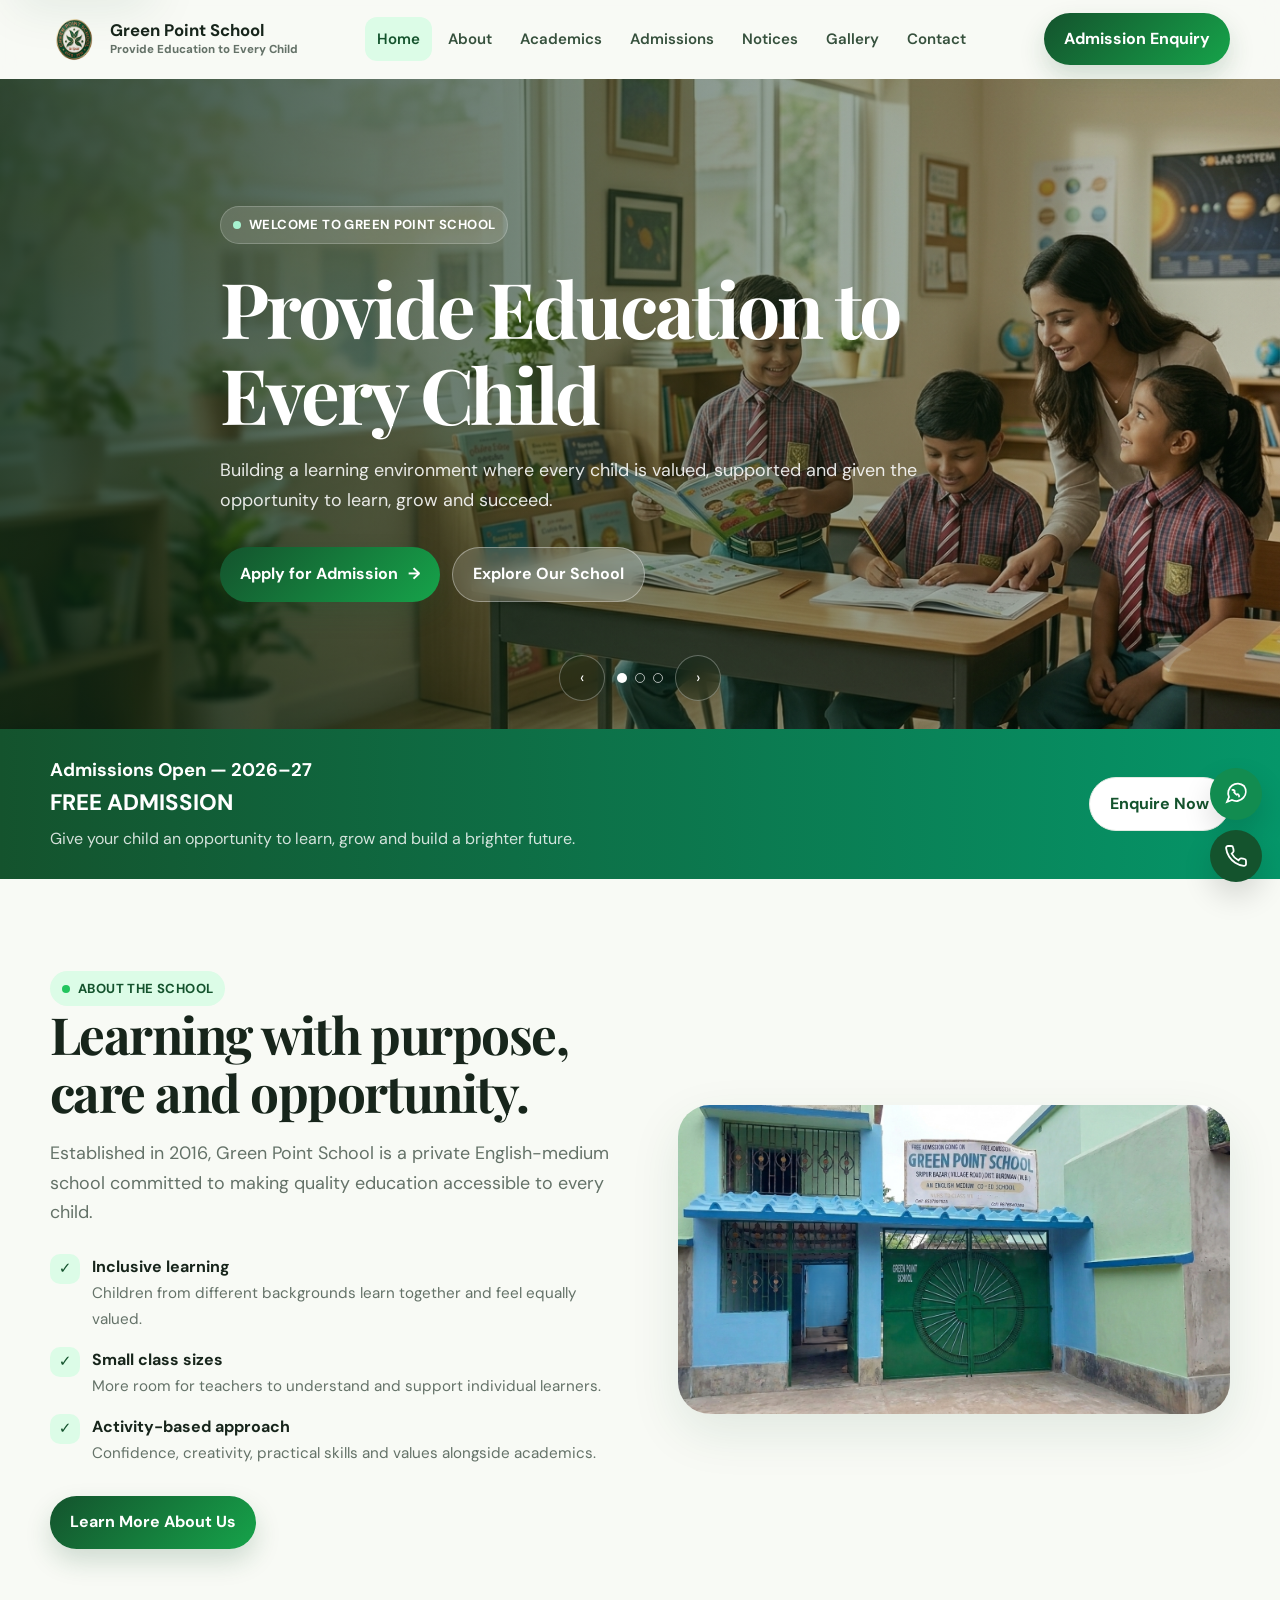
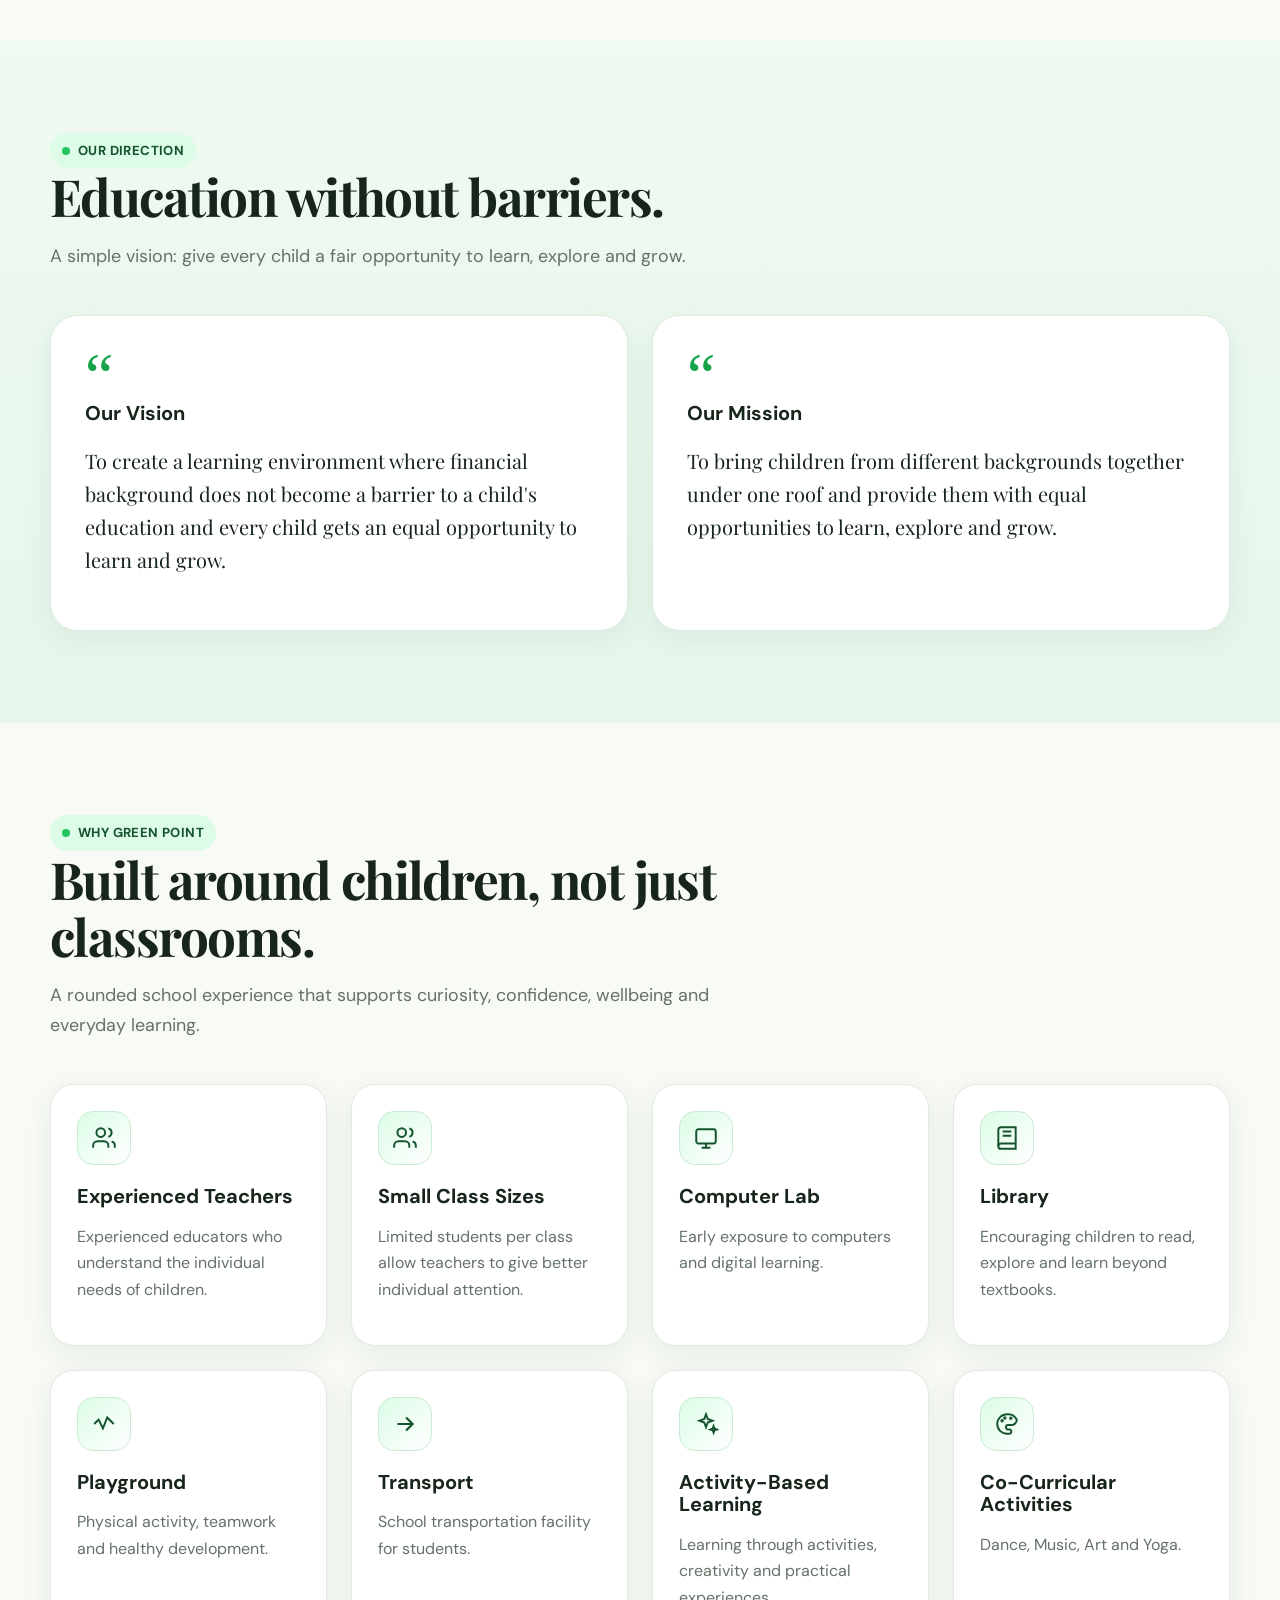
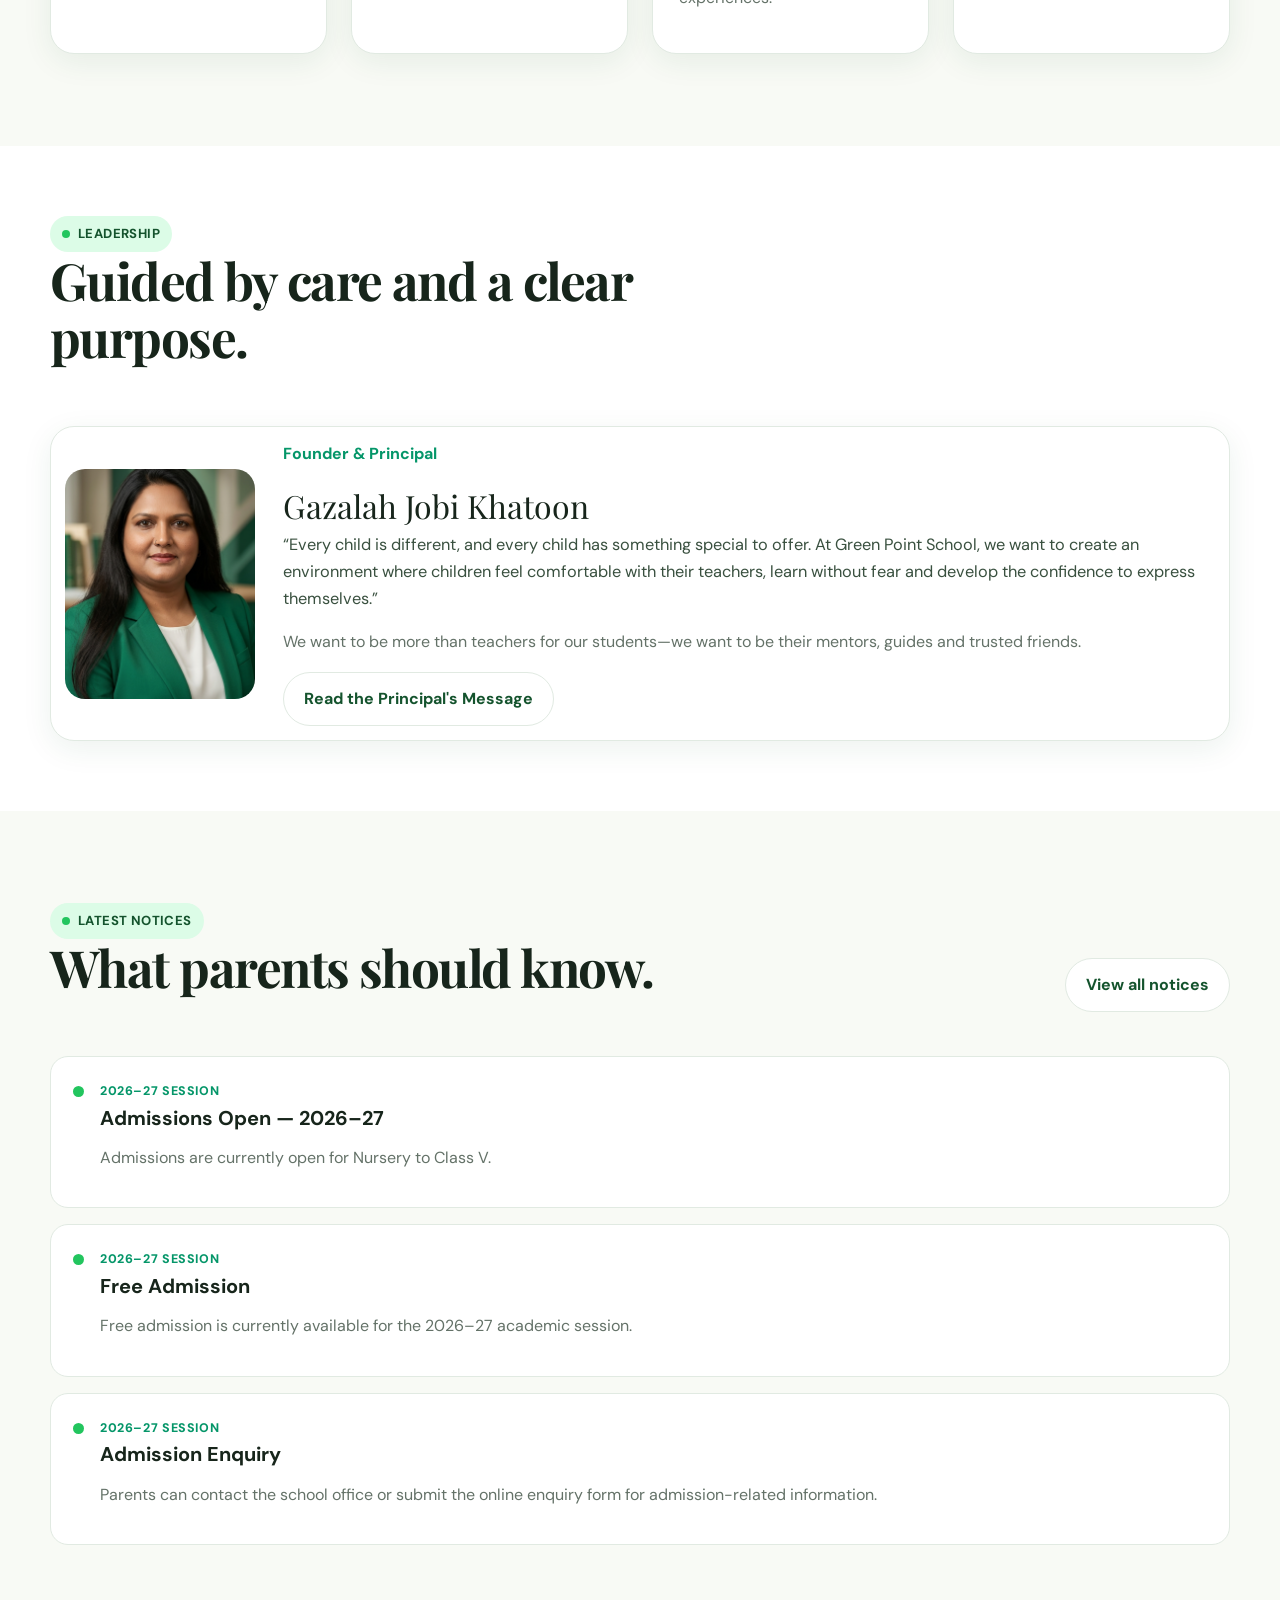
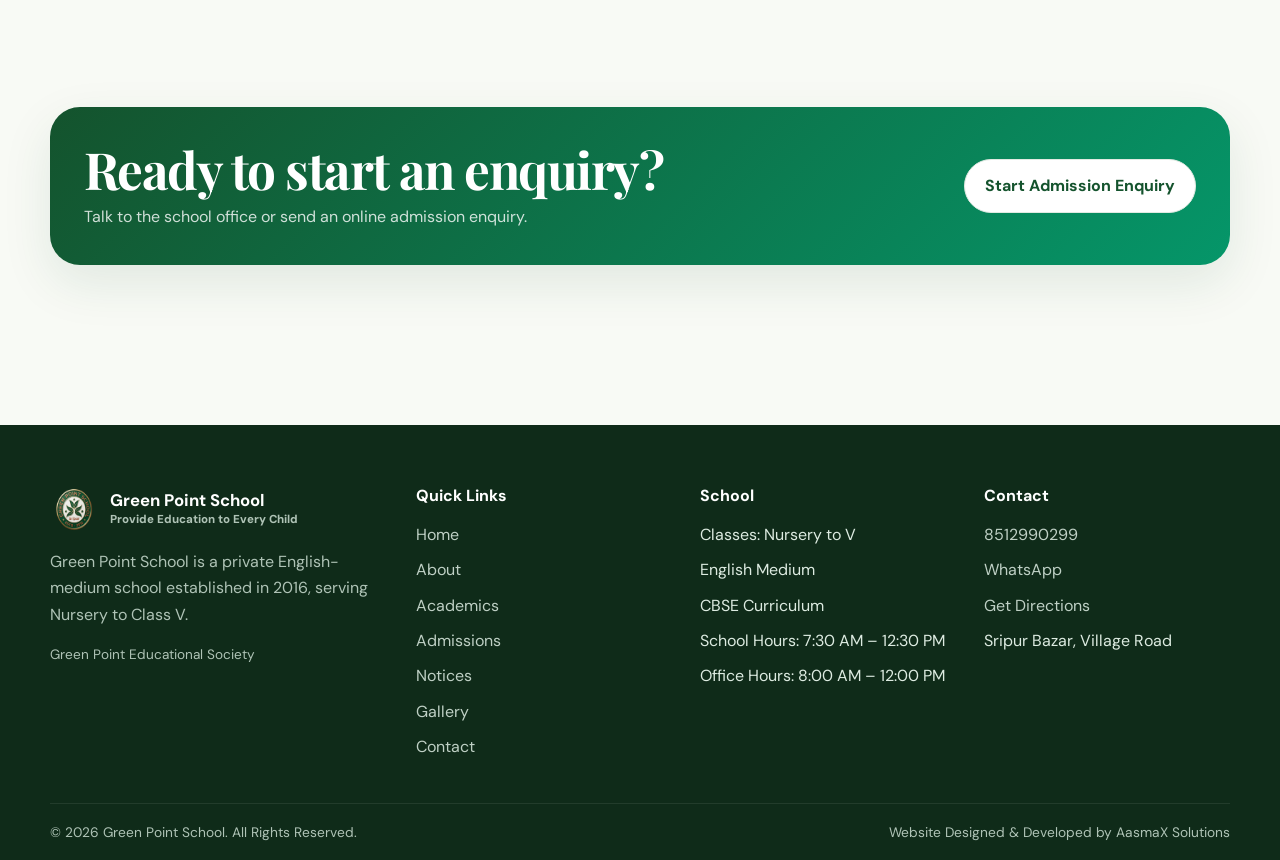
<file: index.html>
<!doctype html>
<html lang="en">
<head>
<meta charset="utf-8">
<meta name="viewport" content="width=device-width, initial-scale=1">
<meta name="description" content="Green Point School, established in 2016, provides English-medium education from Nursery to Class V with a focus on accessible, child-centered and activity-based learning.">
<meta name="theme-color" content="#14532D">
<meta property="og:type" content="website">
<meta property="og:title" content="Green Point School | Quality Education for Every Child">
<meta property="og:description" content="Green Point School, established in 2016, provides English-medium education from Nursery to Class V with a focus on accessible, child-centered and activity-based learning.">
<meta property="og:url" content="https://greenpointschool.in/index.html">
<meta property="og:image" content="https://greenpointschool.in/assets/images/logo.png">
<link rel="icon" href="favicon.ico" sizes="any">
<link rel="stylesheet" href="css/style.css">
<title>Green Point School | Quality Education for Every Child</title>
</head>
<body>

<a class="skip-link" href="#main-content">Skip to content</a>
<header class="site-header"><div class="container nav">
  <a class="brand" href="index.html" aria-label="Green Point School home"><img src="assets/images/logo.png" alt="Green Point School logo"><span class="brand-text"><strong>Green Point School</strong><span>Provide Education to Every Child</span></span></a>
  <nav class="nav-links" aria-label="Primary navigation">
    <a href="index.html" class="active">Home</a><a href="about.html" class="">About</a><a href="academics.html" class="">Academics</a><a href="admissions.html" class="">Admissions</a><a href="notices.html" class="">Notices</a><a href="gallery.html" class="">Gallery</a><a href="contact.html" class="">Contact</a>
  </nav>
  <div class="nav-actions"><a class="btn btn-primary" href="admissions.html#enquiry">Admission Enquiry</a><button class="menu-toggle" type="button" aria-label="Open menu" aria-expanded="false"><span aria-hidden="true">☰</span></button></div>
</div></header>

<main id="main-content">
<section class="hero" aria-label="Welcome to Green Point School"><div class="carousel" data-carousel tabindex="0">
  <article class="slide is-active"><div class="slide-bg" style="background-image:url('assets/images/hero-1.jpg')"></div><div class="container slide-content"><span class="eyebrow">Welcome to Green Point School</span><h1>Provide Education to Every Child</h1><p>Building a learning environment where every child is valued, supported and given the opportunity to learn, grow and succeed.</p><div class="hero-actions"><a class="btn btn-primary" href="admissions.html#enquiry">Apply for Admission <span aria-hidden="true">→</span></a><a class="btn btn-ghost" href="about.html">Explore Our School</a></div></div></article>
  <article class="slide"><div class="slide-bg" style="background-image:url('assets/images/hero-2.jpg')"></div><div class="container slide-content"><span class="eyebrow">Accessible learning</span><h1>Quality Education Without Barriers</h1><p>We believe that financial circumstances should never limit a child's opportunity to receive quality education.</p><div class="hero-actions"><a class="btn btn-primary" href="about.html">Learn About Us <span aria-hidden="true">→</span></a></div></div></article>
  <article class="slide"><div class="slide-bg" style="background-image:url('assets/images/hero-3.jpg')"></div><div class="container slide-content"><span class="eyebrow">Learning beyond books</span><h1>Learn. Grow. Explore.</h1><p>From academics to creativity, sports and practical learning, we help children develop skills for life.</p><div class="hero-actions"><a class="btn btn-primary" href="academics.html">Discover Green Point School <span aria-hidden="true">→</span></a></div></div></article>
  <div class="carousel-controls"><button class="carousel-arrow" type="button" data-prev aria-label="Previous slide">‹</button><div class="carousel-dots" role="tablist" aria-label="Hero slides"><button class="carousel-dot is-active" type="button" aria-label="Go to slide 1" aria-selected="true"></button><button class="carousel-dot" type="button" aria-label="Go to slide 2" aria-selected="false"></button><button class="carousel-dot" type="button" aria-label="Go to slide 3" aria-selected="false"></button></div><button class="carousel-arrow" type="button" data-next aria-label="Next slide">›</button></div>
</div></section>
<section class="announcement"><div class="container announcement-inner"><div><strong>Admissions Open — 2026–27</strong><span class="big">FREE ADMISSION</span><p>Give your child an opportunity to learn, grow and build a brighter future.</p></div><a class="btn btn-outline" href="admissions.html#enquiry">Enquire Now</a></div></section>
<section class="section"><div class="container split"><div class="reveal"><span class="eyebrow">About the school</span><h2>Learning with purpose, care and opportunity.</h2><p class="lead">Established in 2016, Green Point School is a private English-medium school committed to making quality education accessible to every child.</p><div class="kicker-list"><div class="kicker-item"><span class="check">✓</span><div><strong>Inclusive learning</strong><span>Children from different backgrounds learn together and feel equally valued.</span></div></div><div class="kicker-item"><span class="check">✓</span><div><strong>Small class sizes</strong><span>More room for teachers to understand and support individual learners.</span></div></div><div class="kicker-item"><span class="check">✓</span><div><strong>Activity-based approach</strong><span>Confidence, creativity, practical skills and values alongside academics.</span></div></div></div><a class="btn btn-primary" href="about.html">Learn More About Us</a></div><div class="split-image reveal"><img src="assets/images/school.jpg" alt="Illustrated placeholder for the Green Point School campus"></div></div></section>
<section class="section vision"><div class="container"><div class="section-head"><div class="copy"><span class="eyebrow">Our direction</span><h2>Education without barriers.</h2><p class="lead">A simple vision: give every child a fair opportunity to learn, explore and grow.</p></div></div><div class="grid grid-2"><div class="quote-card reveal"><div class="quote-mark">“</div><h3>Our Vision</h3><p>To create a learning environment where financial background does not become a barrier to a child's education and every child gets an equal opportunity to learn and grow.</p></div><div class="quote-card reveal"><div class="quote-mark">“</div><h3>Our Mission</h3><p>To bring children from different backgrounds together under one roof and provide them with equal opportunities to learn, explore and grow.</p></div></div></div></section>
<section class="section"><div class="container"><div class="section-head"><div class="copy"><span class="eyebrow">Why Green Point</span><h2>Built around children, not just classrooms.</h2><p class="lead">A rounded school experience that supports curiosity, confidence, wellbeing and everyday learning.</p></div></div><div class="grid grid-4"><article class="card feature-card reveal"><div class="icon-wrap"><svg viewBox="0 0 24 24" fill="none" stroke="currentColor" stroke-width="1.8"><path d="M16 21v-2a4 4 0 0 0-4-4H6a4 4 0 0 0-4 4v2"/><circle cx="9" cy="7" r="4"/><path d="M22 21v-2a4 4 0 0 0-3-3.87M16 3.13a4 4 0 0 1 0 7.75"/></svg></div><h3>Experienced Teachers</h3><p class="muted">Experienced educators who understand the individual needs of children.</p></article><article class="card feature-card reveal"><div class="icon-wrap"><svg viewBox="0 0 24 24" fill="none" stroke="currentColor" stroke-width="1.8"><path d="M16 21v-2a4 4 0 0 0-4-4H6a4 4 0 0 0-4 4v2"/><circle cx="9" cy="7" r="4"/><path d="M22 21v-2a4 4 0 0 0-3-3.87M16 3.13a4 4 0 0 1 0 7.75"/></svg></div><h3>Small Class Sizes</h3><p class="muted">Limited students per class allow teachers to give better individual attention.</p></article><article class="card feature-card reveal"><div class="icon-wrap"><svg viewBox="0 0 24 24" fill="none" stroke="currentColor" stroke-width="1.8"><rect x="3" y="4" width="18" height="13" rx="2"/><path d="M8 21h8M12 17v4"/></svg></div><h3>Computer Lab</h3><p class="muted">Early exposure to computers and digital learning.</p></article><article class="card feature-card reveal"><div class="icon-wrap"><svg viewBox="0 0 24 24" fill="none" stroke="currentColor" stroke-width="1.8"><path d="M4 19.5A2.5 2.5 0 0 1 6.5 17H20"/><path d="M6.5 2H20v20H6.5A2.5 2.5 0 0 1 4 19.5v-15A2.5 2.5 0 0 1 6.5 2Z"/><path d="M8 6h8M8 10h8"/></svg></div><h3>Library</h3><p class="muted">Encouraging children to read, explore and learn beyond textbooks.</p></article><article class="card feature-card reveal"><div class="icon-wrap"><svg viewBox="0 0 24 24" fill="none" stroke="currentColor" stroke-width="1.8"><path d="m3 12 4-4 4 8 4-10 6 6"/></svg></div><h3>Playground</h3><p class="muted">Physical activity, teamwork and healthy development.</p></article><article class="card feature-card reveal"><div class="icon-wrap"><svg viewBox="0 0 24 24" fill="none" stroke="currentColor" stroke-width="2"><path d="M5 12h14M13 6l6 6-6 6"/></svg></div><h3>Transport</h3><p class="muted">School transportation facility for students.</p></article><article class="card feature-card reveal"><div class="icon-wrap"><svg viewBox="0 0 24 24" fill="none" stroke="currentColor" stroke-width="1.8"><path d="m12 3 1.6 4.4L18 9l-4.4 1.6L12 15l-1.6-4.4L6 9l4.4-1.6L12 3Z"/><path d="m19 14 .8 2.2L22 17l-2.2.8L19 20l-.8-2.2L16 17l2.2-.8L19 14Z"/></svg></div><h3>Activity-Based Learning</h3><p class="muted">Learning through activities, creativity and practical experiences.</p></article><article class="card feature-card reveal"><div class="icon-wrap"><svg viewBox="0 0 24 24" fill="none" stroke="currentColor" stroke-width="1.8"><path d="M12 3a9 9 0 1 0 0 18h2a2 2 0 1 0 0-4h-1a2 2 0 0 1 0-4h3a5 5 0 0 0 5-5 9 9 0 0 0-9-5Z"/><circle cx="7.5" cy="9" r=".7"/><circle cx="10" cy="6.5" r=".7"/><circle cx="15.5" cy="6.7" r=".7"/></svg></div><h3>Co-Curricular Activities</h3><p class="muted">Dance, Music, Art and Yoga.</p></article></div></div></section>
<section class="section section-tight surface"><div class="container"><div class="section-head"><div class="copy"><span class="eyebrow">Leadership</span><h2>Guided by care and a clear purpose.</h2></div></div><article class="card person-card reveal"><img src="assets/images/principal.jpg" alt="Illustrated placeholder portrait of Gazalah Jobi Khantoon"><div><div class="role">Founder & Principal</div><div class="name">Gazalah Jobi Khatoon</div><blockquote>“Every child is different, and every child has something special to offer. At Green Point School, we want to create an environment where children feel comfortable with their teachers, learn without fear and develop the confidence to express themselves.”</blockquote><p class="muted">We want to be more than teachers for our students—we want to be their mentors, guides and trusted friends.</p><a class="btn btn-outline" href="about.html#principal">Read the Principal's Message</a></div></article></div></section>
<section class="section"><div class="container"><div class="section-head"><div class="copy"><span class="eyebrow">Latest notices</span><h2>What parents should know.</h2></div><a class="btn btn-outline" href="notices.html">View all notices</a></div><div class="notice-list"><article class="notice reveal"><span class="dot" aria-hidden="true"></span><div><time>2026–27 Session</time><h3>Admissions Open — 2026–27</h3><p class="muted">Admissions are currently open for Nursery to Class V.</p></div></article><article class="notice reveal"><span class="dot" aria-hidden="true"></span><div><time>2026–27 Session</time><h3>Free Admission</h3><p class="muted">Free admission is currently available for the 2026–27 academic session.</p></div></article><article class="notice reveal"><span class="dot" aria-hidden="true"></span><div><time>2026–27 Session</time><h3>Admission Enquiry</h3><p class="muted">Parents can contact the school office or submit the online enquiry form for admission-related information.</p></div></article></div></div></section>
<section class="section-tight"><div class="container cta-band"><div><h2>Ready to start an enquiry?</h2><p>Talk to the school office or send an online admission enquiry.</p></div><a class="btn btn-outline" href="admissions.html#enquiry">Start Admission Enquiry</a></div></section>
</main>

<footer class="site-footer"><div class="container footer-top">
  <div class="footer-brand"><a class="brand" href="index.html"><img src="assets/images/logo.png" alt="Green Point School logo"><span class="brand-text"><strong style="color:#fff">Green Point School</strong><span style="color:#AFC3B6">Provide Education to Every Child</span></span></a><p>Green Point School is a private English-medium school established in 2016, serving Nursery to Class V.</p><p class="social-note">Green Point Educational Society</p></div>
  <div class="footer-col"><h3>Quick Links</h3><div class="footer-links"><a href="index.html">Home</a><a href="about.html">About</a><a href="academics.html">Academics</a><a href="admissions.html">Admissions</a><a href="notices.html">Notices</a><a href="gallery.html">Gallery</a><a href="contact.html">Contact</a></div></div>
  <div class="footer-col"><h3>School</h3><div class="footer-links"><span>Classes: Nursery to V</span><span>English Medium</span><span>CBSE Curriculum</span><span>School Hours: 7:30 AM – 12:30 PM</span><span>Office Hours: 8:00 AM – 12:00 PM</span></div></div>
  <div class="footer-col"><h3>Contact</h3><div class="footer-links"><a href="tel:+918512990299">8512990299</a><a href="https://wa.me/918512990299?text=Hello%2C%20I%20would%20like%20to%20enquire%20about%20Green%20Point%20School." target="_blank" rel="noopener">WhatsApp</a><a href="https://maps.app.goo.gl/cRC63oE7Xz1ttRHz8" target="_blank" rel="noopener">Get Directions</a><span>Sripur Bazar, Village Road</span></div></div>
</div><div class="container footer-bottom"><span>© <span data-current-year>2026</span> Green Point School. All Rights Reserved.</span><span>Website Designed & Developed by AasmaX Solutions</span></div></footer>
<div class="floating-actions" aria-label="Quick contact"><a class="float-btn float-wa" href="https://wa.me/918512990299?text=Hello%2C%20I%20would%20like%20to%20enquire%20about%20Green%20Point%20School." target="_blank" rel="noopener" aria-label="Chat on WhatsApp"><svg viewBox="0 0 24 24" fill="none" stroke="currentColor" stroke-width="1.8"><path d="M20 4a9.5 9.5 0 0 0-15 11l-2 5 5-2a9.5 9.5 0 0 0 12-14Z"/><path d="M8 8.5c.4-.8 1-.8 1.4-.6l1 .7c.3.2.4.5.2.9l-.4.8c.6 1 1.4 1.8 2.5 2.4l.7-.4c.4-.2.7-.1.9.2l.7 1c.3.4.2 1-.6 1.4"/></svg></a><a class="float-btn float-call" href="tel:+918512990299" aria-label="Call Green Point School"><svg viewBox="0 0 24 24" fill="none" stroke="currentColor" stroke-width="1.8"><path d="M22 16.9v3a2 2 0 0 1-2.2 2 19.8 19.8 0 0 1-8.6-3.1 19.5 19.5 0 0 1-6-6A19.8 19.8 0 0 1 2.1 4.2 2 2 0 0 1 4.1 2h3a2 2 0 0 1 2 1.7l.5 2.8a2 2 0 0 1-.6 1.8L7.7 9.6a16 16 0 0 0 6.7 6.7l1.3-1.3a2 2 0 0 1 1.8-.6l2.8.5A2 2 0 0 1 22 16.9Z"/></svg></a></div>

<script src="js/config.js"></script><script src="js/script.js"></script>
</body>
</html>
</file>
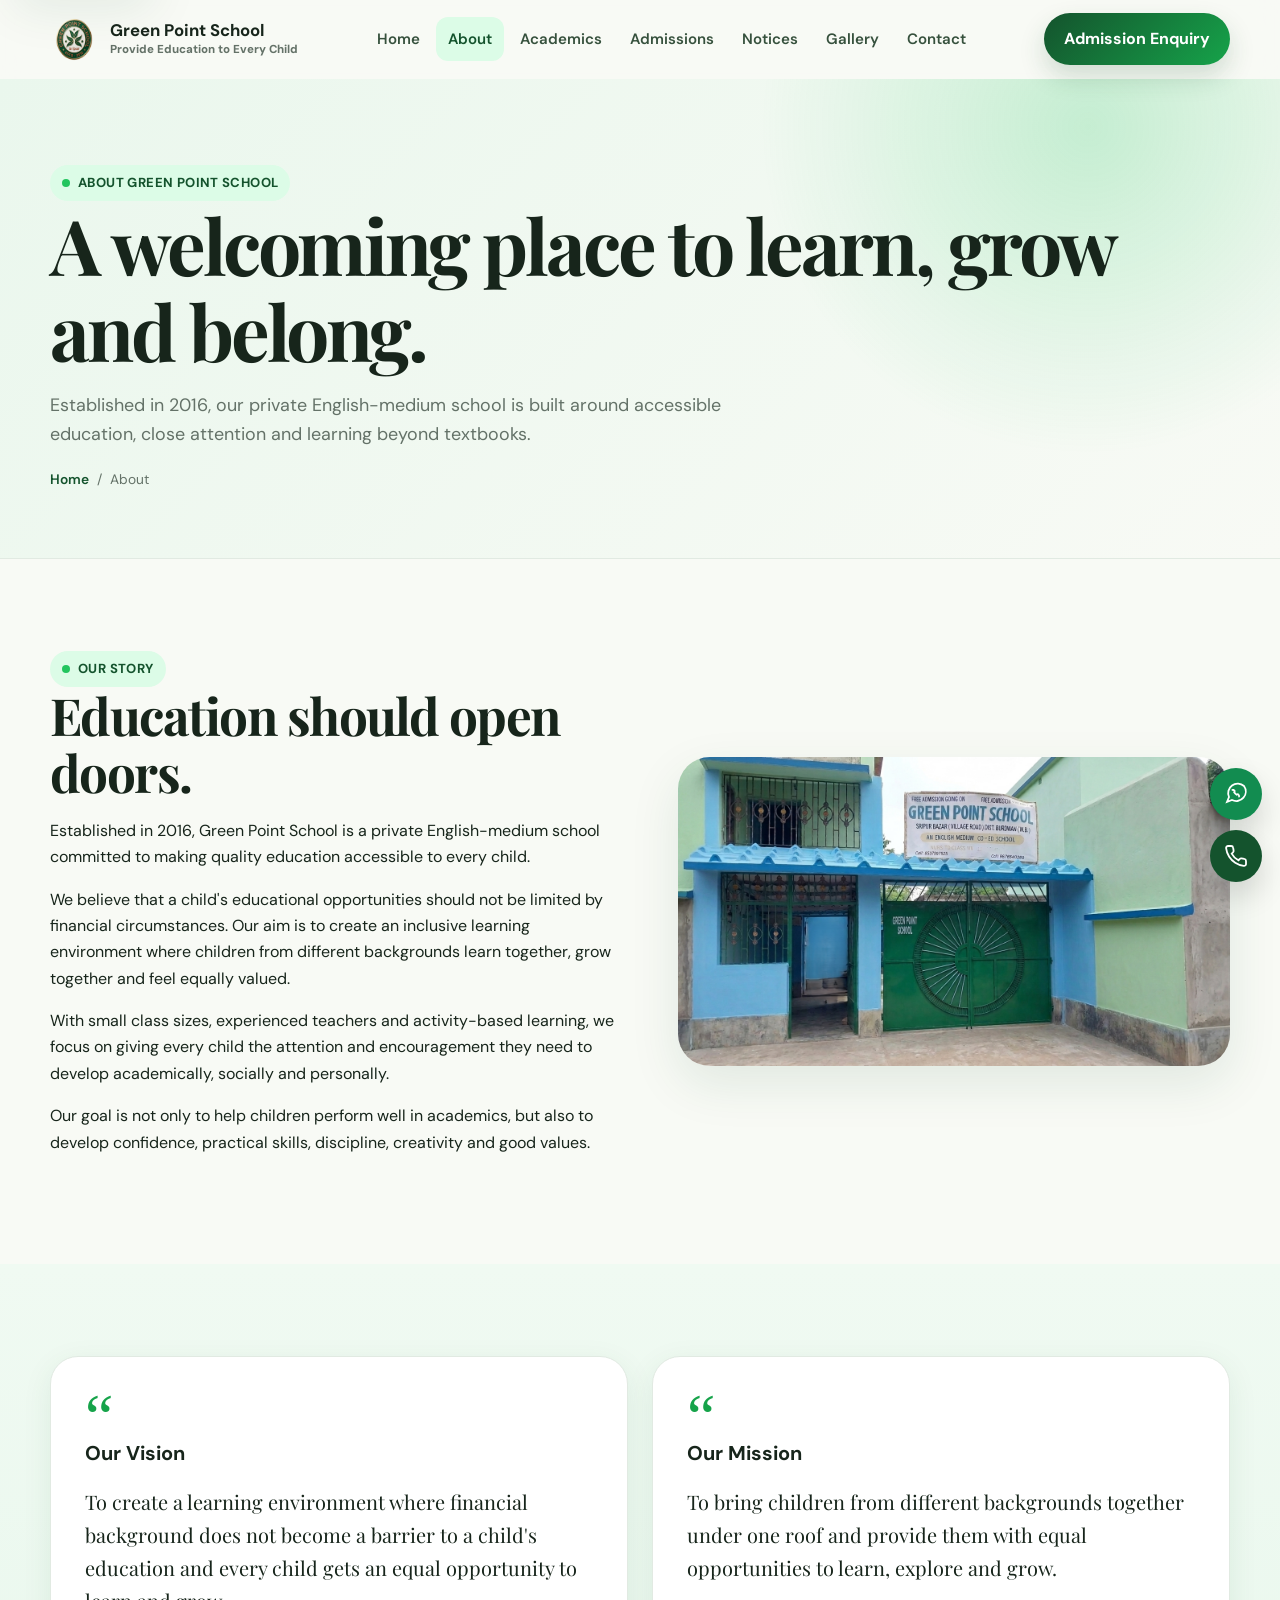
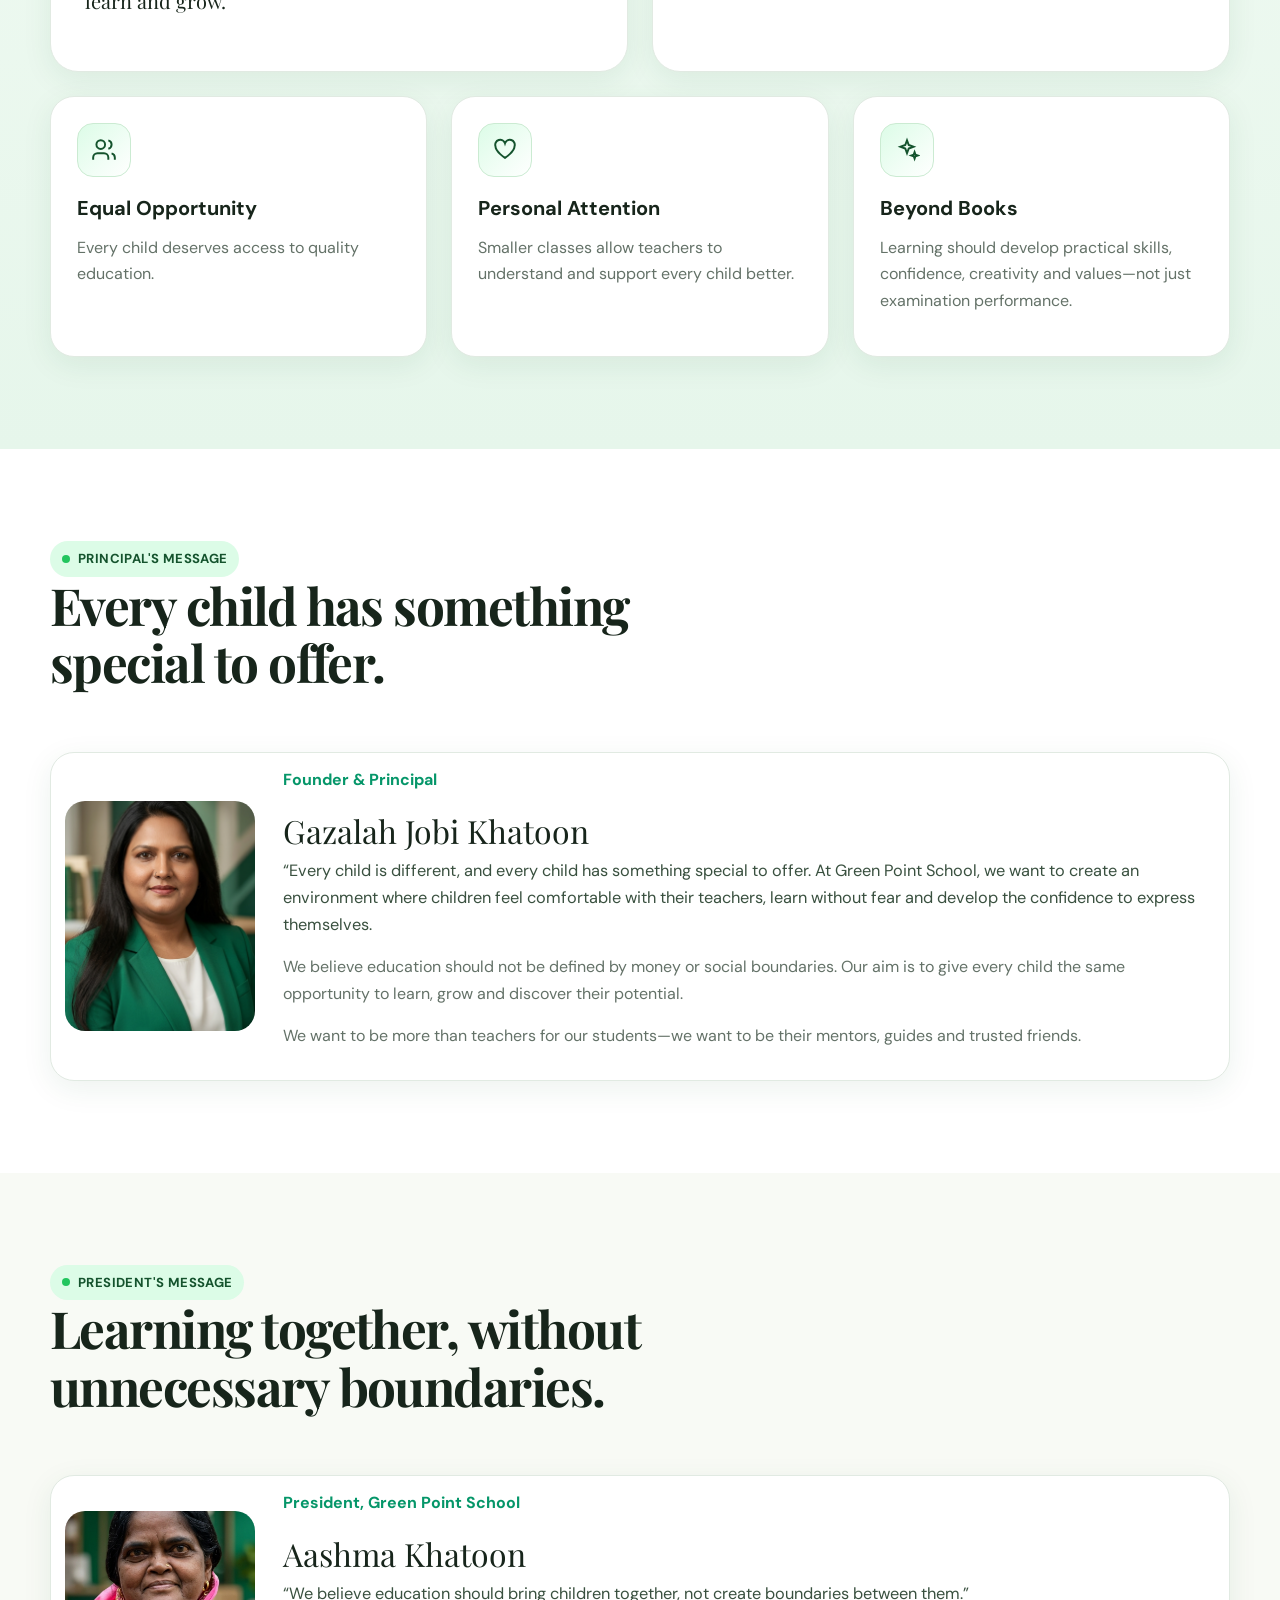
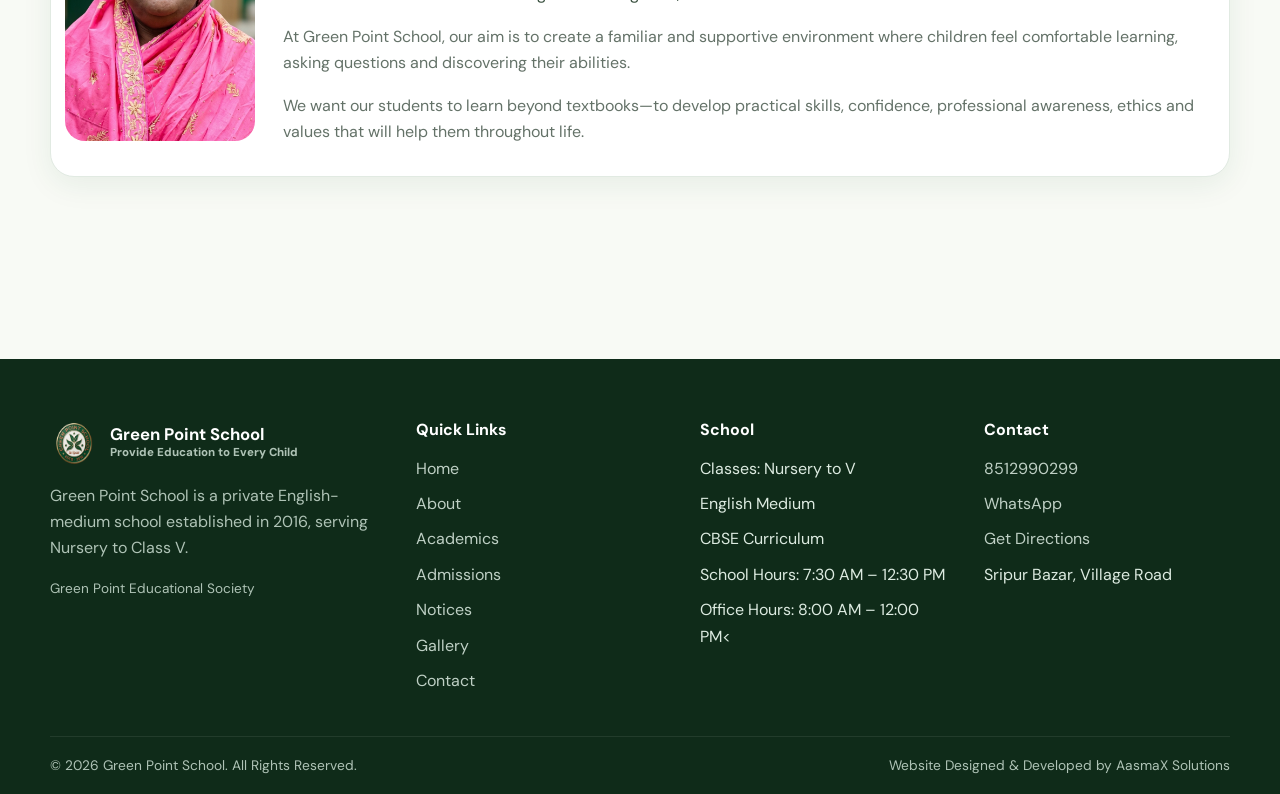
<file: about.html>
<!doctype html>
<html lang="en">
<head>
<meta charset="utf-8">
<meta name="viewport" content="width=device-width, initial-scale=1">
<meta name="description" content="Learn about Green Point School, our vision, mission and leadership, with a focus on accessible English-medium education for Nursery to Class V.">
<meta name="theme-color" content="#14532D">
<meta property="og:type" content="website">
<meta property="og:title" content="About Green Point School | Our Story & Leadership">
<meta property="og:description" content="Learn about Green Point School, our vision, mission and leadership, with a focus on accessible English-medium education for Nursery to Class V.">
<meta property="og:url" content="https://greenpointschool.in/about.html">
<meta property="og:image" content="https://greenpointschool.in/assets/images/logo.png">
<link rel="icon" href="favicon.ico" sizes="any">
<link rel="stylesheet" href="css/style.css">
<title>About Green Point School | Our Story & Leadership</title>
</head>
<body>

<a class="skip-link" href="#main-content">Skip to content</a>
<header class="site-header"><div class="container nav">
  <a class="brand" href="index.html" aria-label="Green Point School home"><img src="assets/images/logo.png" alt="Green Point School logo"><span class="brand-text"><strong>Green Point School</strong><span>Provide Education to Every Child</span></span></a>
  <nav class="nav-links" aria-label="Primary navigation">
    <a href="index.html" class="">Home</a><a href="about.html" class="active">About</a><a href="academics.html" class="">Academics</a><a href="admissions.html" class="">Admissions</a><a href="notices.html" class="">Notices</a><a href="gallery.html" class="">Gallery</a><a href="contact.html" class="">Contact</a>
  </nav>
  <div class="nav-actions"><a class="btn btn-primary" href="admissions.html#enquiry">Admission Enquiry</a><button class="menu-toggle" type="button" aria-label="Open menu" aria-expanded="false"><span aria-hidden="true">☰</span></button></div>
</div></header>

<main id="main-content">
<section class="page-hero"><div class="container"><span class="eyebrow">About Green Point School</span><h1>A welcoming place to learn, grow and belong.</h1><p class="lead">Established in 2016, our private English-medium school is built around accessible education, close attention and learning beyond textbooks.</p><div class="breadcrumbs"><a href="index.html">Home</a><span>/</span><span>About</span></div></div></section>
<section class="section"><div class="container split"><div class="reveal"><span class="eyebrow">Our story</span><h2>Education should open doors.</h2><p>Established in 2016, Green Point School is a private English-medium school committed to making quality education accessible to every child.</p><p>We believe that a child's educational opportunities should not be limited by financial circumstances. Our aim is to create an inclusive learning environment where children from different backgrounds learn together, grow together and feel equally valued.</p><p>With small class sizes, experienced teachers and activity-based learning, we focus on giving every child the attention and encouragement they need to develop academically, socially and personally.</p><p>Our goal is not only to help children perform well in academics, but also to develop confidence, practical skills, discipline, creativity and good values.</p></div><div class="split-image reveal"><img src="assets/images/school.jpg" alt="Illustrated placeholder school campus image"></div></div></section>
<section class="section vision"><div class="container"><div class="grid grid-2"><div class="quote-card reveal"><div class="quote-mark">“</div><h3>Our Vision</h3><p>To create a learning environment where financial background does not become a barrier to a child's education and every child gets an equal opportunity to learn and grow.</p></div><div class="quote-card reveal"><div class="quote-mark">“</div><h3>Our Mission</h3><p>To bring children from different backgrounds together under one roof and provide them with equal opportunities to learn, explore and grow.</p></div></div><div class="grid grid-3" style="margin-top:24px"><article class="card feature-card reveal"><div class="icon-wrap"><svg viewBox="0 0 24 24" fill="none" stroke="currentColor" stroke-width="1.8"><path d="M16 21v-2a4 4 0 0 0-4-4H6a4 4 0 0 0-4 4v2"/><circle cx="9" cy="7" r="4"/><path d="M22 21v-2a4 4 0 0 0-3-3.87M16 3.13a4 4 0 0 1 0 7.75"/></svg></div><h3>Equal Opportunity</h3><p class="muted">Every child deserves access to quality education.</p></article><article class="card feature-card reveal"><div class="icon-wrap"><svg viewBox="0 0 24 24" fill="none" stroke="currentColor" stroke-width="1.8"><path d="M20.8 8.6c0 5.1-8.8 10.6-8.8 10.6S3.2 13.7 3.2 8.6A4.6 4.6 0 0 1 12 5.8a4.6 4.6 0 0 1 8.8 2.8Z"/></svg></div><h3>Personal Attention</h3><p class="muted">Smaller classes allow teachers to understand and support every child better.</p></article><article class="card feature-card reveal"><div class="icon-wrap"><svg viewBox="0 0 24 24" fill="none" stroke="currentColor" stroke-width="1.8"><path d="m12 3 1.6 4.4L18 9l-4.4 1.6L12 15l-1.6-4.4L6 9l4.4-1.6L12 3Z"/><path d="m19 14 .8 2.2L22 17l-2.2.8L19 20l-.8-2.2L16 17l2.2-.8L19 14Z"/></svg></div><h3>Beyond Books</h3><p class="muted">Learning should develop practical skills, confidence, creativity and values—not just examination performance.</p></article></div></div></section>
<section class="section surface" id="principal"><div class="container"><div class="section-head"><div class="copy"><span class="eyebrow">Principal's message</span><h2>Every child has something special to offer.</h2></div></div><article class="card person-card reveal"><img src="assets/images/principal.jpg" alt="Illustrated placeholder portrait of Gazalah Jobi Khatoon"><div><div class="role">Founder & Principal</div><div class="name">Gazalah Jobi Khatoon</div><blockquote>“Every child is different, and every child has something special to offer. At Green Point School, we want to create an environment where children feel comfortable with their teachers, learn without fear and develop the confidence to express themselves.</blockquote><p class="muted">We believe education should not be defined by money or social boundaries. Our aim is to give every child the same opportunity to learn, grow and discover their potential.</p><p class="muted">We want to be more than teachers for our students—we want to be their mentors, guides and trusted friends.</p></div></article></div></section>
<section class="section"><div class="container"><div class="section-head"><div class="copy"><span class="eyebrow">President's message</span><h2>Learning together, without unnecessary boundaries.</h2></div></div><article class="card person-card reveal"><img src="assets/images/president.jpg" alt="Illustrated placeholder portrait of Aashma Khatoon"><div><div class="role">President, Green Point School</div><div class="name">Aashma Khatoon</div><blockquote>“We believe education should bring children together, not create boundaries between them.”</blockquote><p class="muted">At Green Point School, our aim is to create a familiar and supportive environment where children feel comfortable learning, asking questions and discovering their abilities.</p><p class="muted">We want our students to learn beyond textbooks—to develop practical skills, confidence, professional awareness, ethics and values that will help them throughout life.</p></div></article></div></section>
</main>

<footer class="site-footer"><div class="container footer-top">
  <div class="footer-brand"><a class="brand" href="index.html"><img src="assets/images/logo.png" alt="Green Point School logo"><span class="brand-text"><strong style="color:#fff">Green Point School</strong><span style="color:#AFC3B6">Provide Education to Every Child</span></span></a><p>Green Point School is a private English-medium school established in 2016, serving Nursery to Class V.</p><p class="social-note">Green Point Educational Society</p></div>
  <div class="footer-col"><h3>Quick Links</h3><div class="footer-links"><a href="index.html">Home</a><a href="about.html">About</a><a href="academics.html">Academics</a><a href="admissions.html">Admissions</a><a href="notices.html">Notices</a><a href="gallery.html">Gallery</a><a href="contact.html">Contact</a></div></div>
  <div class="footer-col"><h3>School</h3><div class="footer-links"><span>Classes: Nursery to V</span><span>English Medium</span><span>CBSE Curriculum</span><span>School Hours: 7:30 AM – 12:30 PM</span><span>Office Hours: 8:00 AM – 12:00 PM<</span></div></div>
  <div class="footer-col"><h3>Contact</h3><div class="footer-links"><a href="tel:+918512990299">8512990299</a><a href="https://wa.me/918512990299?text=Hello%2C%20I%20would%20like%20to%20enquire%20about%20Green%20Point%20School." target="_blank" rel="noopener">WhatsApp</a><a href="https://maps.app.goo.gl/cRC63oE7Xz1ttRHz8" target="_blank" rel="noopener">Get Directions</a><span>Sripur Bazar, Village Road</span></div></div>
</div><div class="container footer-bottom"><span>© <span data-current-year>2026</span> Green Point School. All Rights Reserved.</span><span>Website Designed & Developed by AasmaX Solutions</span></div></footer>
<div class="floating-actions" aria-label="Quick contact"><a class="float-btn float-wa" href="https://wa.me/918512990299?text=Hello%2C%20I%20would%20like%20to%20enquire%20about%20Green%20Point%20School." target="_blank" rel="noopener" aria-label="Chat on WhatsApp"><svg viewBox="0 0 24 24" fill="none" stroke="currentColor" stroke-width="1.8"><path d="M20 4a9.5 9.5 0 0 0-15 11l-2 5 5-2a9.5 9.5 0 0 0 12-14Z"/><path d="M8 8.5c.4-.8 1-.8 1.4-.6l1 .7c.3.2.4.5.2.9l-.4.8c.6 1 1.4 1.8 2.5 2.4l.7-.4c.4-.2.7-.1.9.2l.7 1c.3.4.2 1-.6 1.4"/></svg></a><a class="float-btn float-call" href="tel:+918512990299" aria-label="Call Green Point School"><svg viewBox="0 0 24 24" fill="none" stroke="currentColor" stroke-width="1.8"><path d="M22 16.9v3a2 2 0 0 1-2.2 2 19.8 19.8 0 0 1-8.6-3.1 19.5 19.5 0 0 1-6-6A19.8 19.8 0 0 1 2.1 4.2 2 2 0 0 1 4.1 2h3a2 2 0 0 1 2 1.7l.5 2.8a2 2 0 0 1-.6 1.8L7.7 9.6a16 16 0 0 0 6.7 6.7l1.3-1.3a2 2 0 0 1 1.8-.6l2.8.5A2 2 0 0 1 22 16.9Z"/></svg></a></div>

<script src="js/config.js"></script><script src="js/script.js"></script>
</body>
</html>
</file>
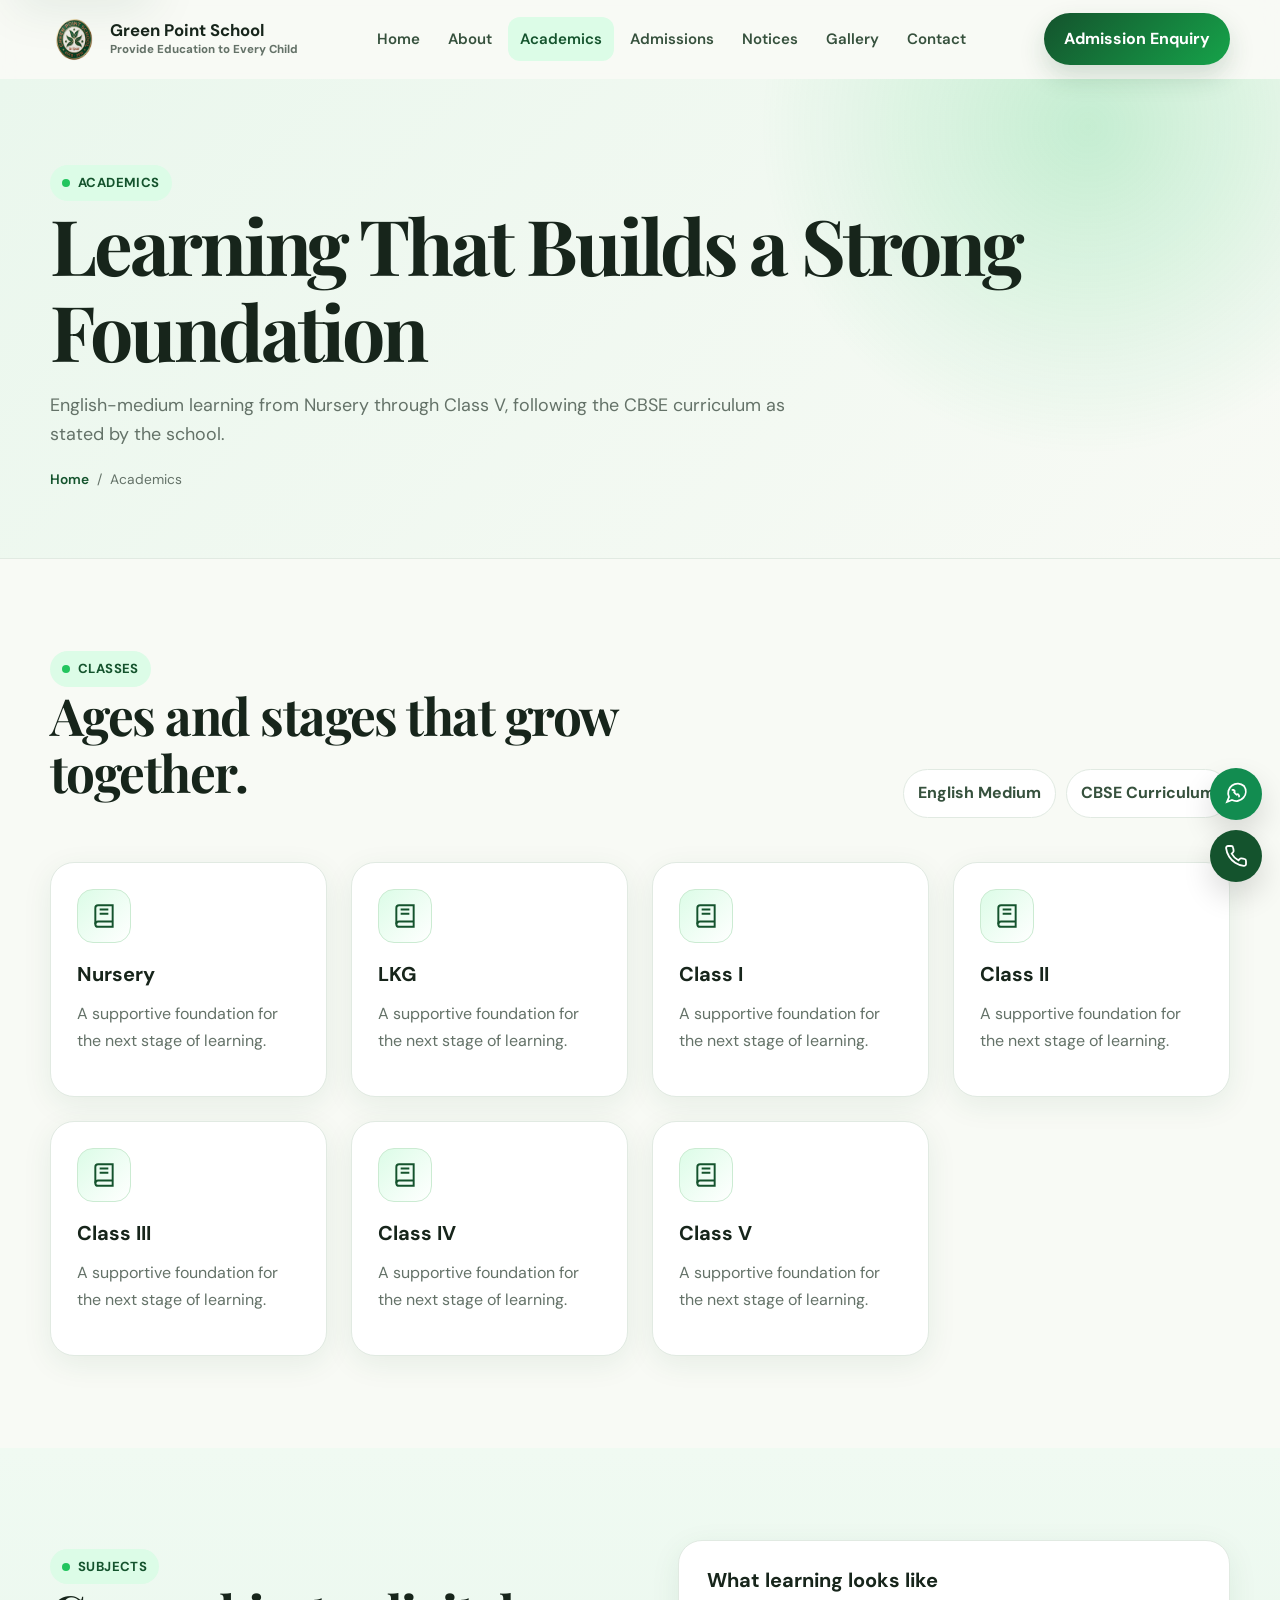
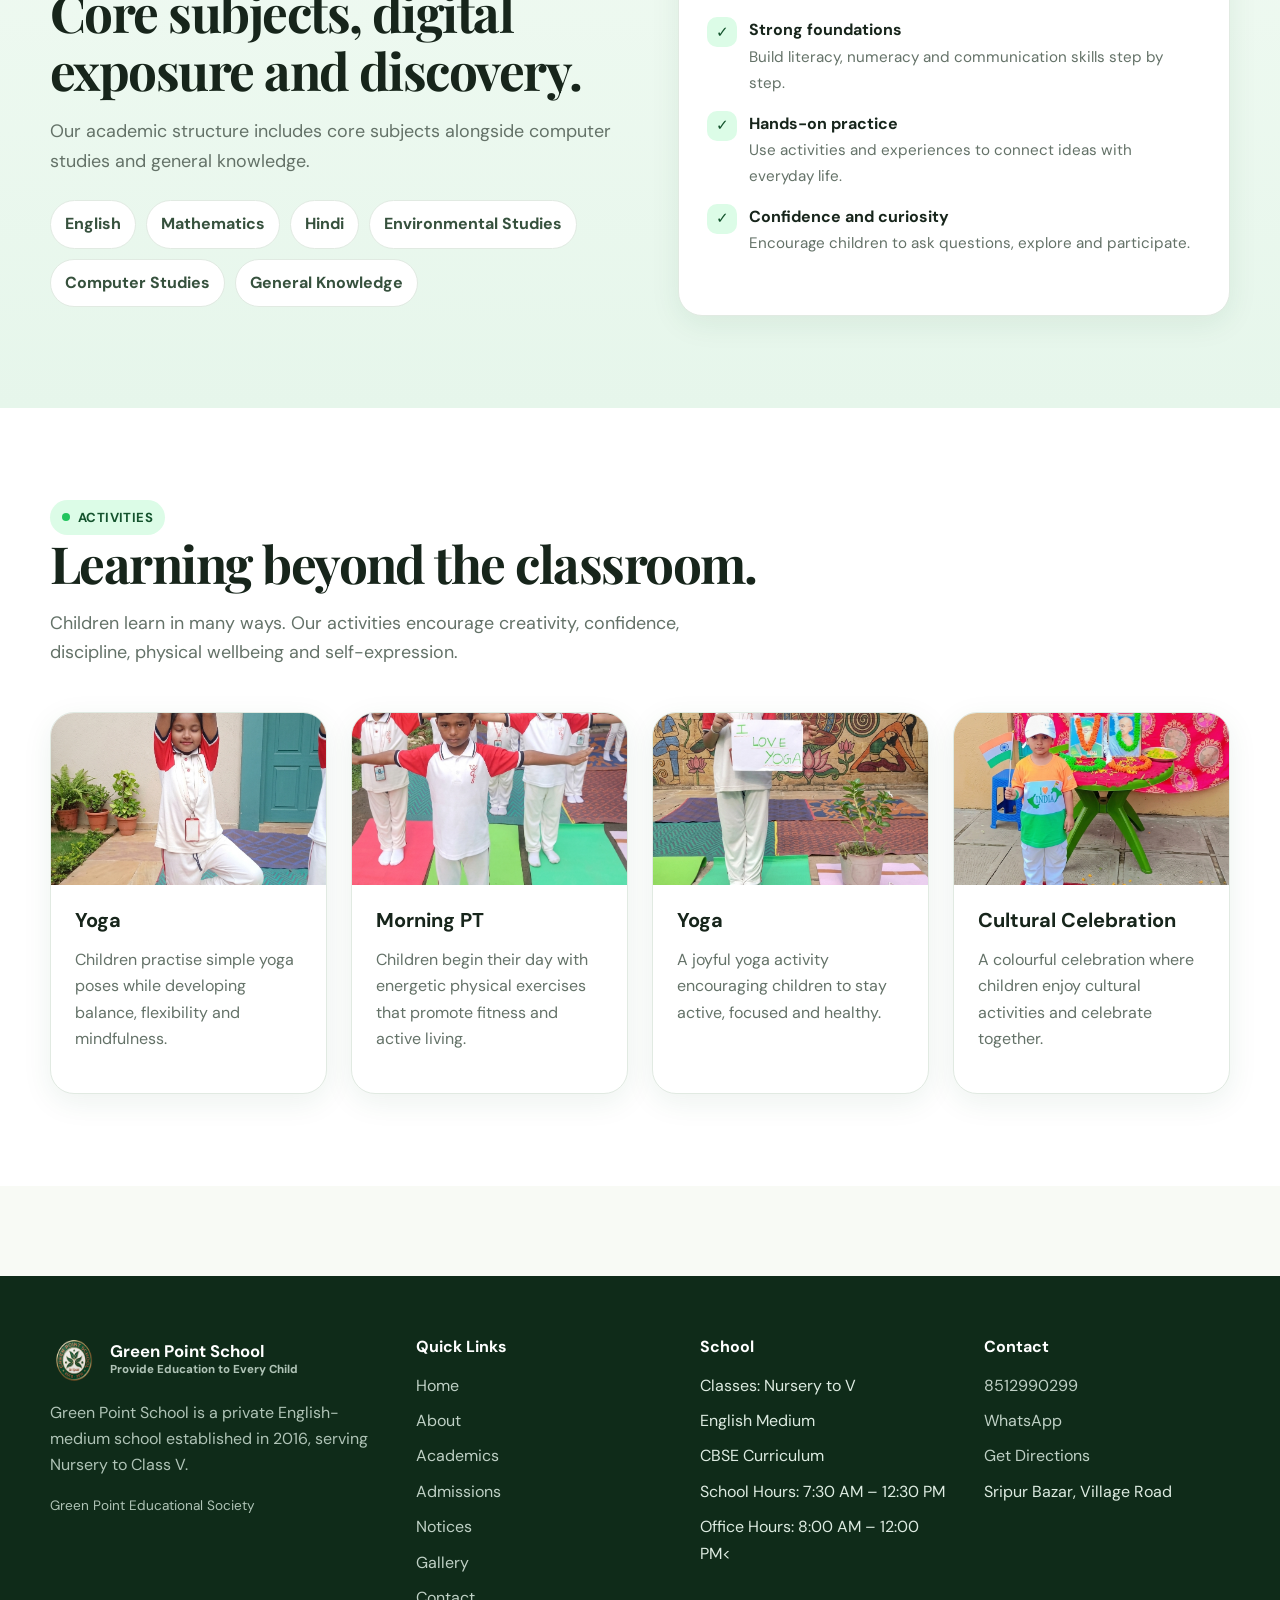
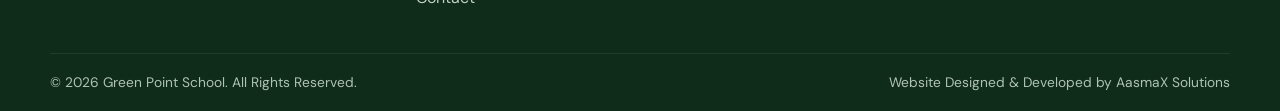
<file: academics.html>
<!doctype html>
<html lang="en">
<head>
<meta charset="utf-8">
<meta name="viewport" content="width=device-width, initial-scale=1">
<meta name="description" content="Explore Green Point School academics, classes Nursery to V, English-medium learning, core subjects and activities.">
<meta name="theme-color" content="#14532D">
<meta property="og:type" content="website">
<meta property="og:title" content="Academics | Green Point School">
<meta property="og:description" content="Explore Green Point School academics, classes Nursery to V, English-medium learning, core subjects and activities.">
<meta property="og:url" content="https://greenpointschool.in/academics.html">
<meta property="og:image" content="https://greenpointschool.in/assets/images/logo.png">
<link rel="icon" href="favicon.ico" sizes="any">
<link rel="stylesheet" href="css/style.css">
<title>Academics | Green Point School</title>
</head>
<body>

<a class="skip-link" href="#main-content">Skip to content</a>
<header class="site-header"><div class="container nav">
  <a class="brand" href="index.html" aria-label="Green Point School home"><img src="assets/images/logo.png" alt="Green Point School logo"><span class="brand-text"><strong>Green Point School</strong><span>Provide Education to Every Child</span></span></a>
  <nav class="nav-links" aria-label="Primary navigation">
    <a href="index.html" class="">Home</a><a href="about.html" class="">About</a><a href="academics.html" class="active">Academics</a><a href="admissions.html" class="">Admissions</a><a href="notices.html" class="">Notices</a><a href="gallery.html" class="">Gallery</a><a href="contact.html" class="">Contact</a>
  </nav>
  <div class="nav-actions"><a class="btn btn-primary" href="admissions.html#enquiry">Admission Enquiry</a><button class="menu-toggle" type="button" aria-label="Open menu" aria-expanded="false"><span aria-hidden="true">☰</span></button></div>
</div></header>

<main id="main-content">
<section class="page-hero"><div class="container"><span class="eyebrow">Academics</span><h1>Learning That Builds a Strong Foundation</h1><p class="lead">English-medium learning from Nursery through Class V, following the CBSE curriculum as stated by the school.</p><div class="breadcrumbs"><a href="index.html">Home</a><span>/</span><span>Academics</span></div></div></section>
<section class="section"><div class="container"><div class="section-head"><div class="copy"><span class="eyebrow">Classes</span><h2>Ages and stages that grow together.</h2></div><div class="pill-row"><span class="pill">English Medium</span><span class="pill">CBSE Curriculum</span></div></div><div class="grid grid-4"><article class="card feature-card reveal"><div class="icon-wrap"><svg viewBox="0 0 24 24" fill="none" stroke="currentColor" stroke-width="1.8"><path d="M4 19.5A2.5 2.5 0 0 1 6.5 17H20"/><path d="M6.5 2H20v20H6.5A2.5 2.5 0 0 1 4 19.5v-15A2.5 2.5 0 0 1 6.5 2Z"/><path d="M8 6h8M8 10h8"/></svg></div><h3>Nursery</h3><p class="muted">A supportive foundation for the next stage of learning.</p></article><article class="card feature-card reveal"><div class="icon-wrap"><svg viewBox="0 0 24 24" fill="none" stroke="currentColor" stroke-width="1.8"><path d="M4 19.5A2.5 2.5 0 0 1 6.5 17H20"/><path d="M6.5 2H20v20H6.5A2.5 2.5 0 0 1 4 19.5v-15A2.5 2.5 0 0 1 6.5 2Z"/><path d="M8 6h8M8 10h8"/></svg></div><h3>LKG</h3><p class="muted">A supportive foundation for the next stage of learning.</p></article><article class="card feature-card reveal"><div class="icon-wrap"><svg viewBox="0 0 24 24" fill="none" stroke="currentColor" stroke-width="1.8"><path d="M4 19.5A2.5 2.5 0 0 1 6.5 17H20"/><path d="M6.5 2H20v20H6.5A2.5 2.5 0 0 1 4 19.5v-15A2.5 2.5 0 0 1 6.5 2Z"/><path d="M8 6h8M8 10h8"/></svg></div><h3>Class I</h3><p class="muted">A supportive foundation for the next stage of learning.</p></article><article class="card feature-card reveal"><div class="icon-wrap"><svg viewBox="0 0 24 24" fill="none" stroke="currentColor" stroke-width="1.8"><path d="M4 19.5A2.5 2.5 0 0 1 6.5 17H20"/><path d="M6.5 2H20v20H6.5A2.5 2.5 0 0 1 4 19.5v-15A2.5 2.5 0 0 1 6.5 2Z"/><path d="M8 6h8M8 10h8"/></svg></div><h3>Class II</h3><p class="muted">A supportive foundation for the next stage of learning.</p></article><article class="card feature-card reveal"><div class="icon-wrap"><svg viewBox="0 0 24 24" fill="none" stroke="currentColor" stroke-width="1.8"><path d="M4 19.5A2.5 2.5 0 0 1 6.5 17H20"/><path d="M6.5 2H20v20H6.5A2.5 2.5 0 0 1 4 19.5v-15A2.5 2.5 0 0 1 6.5 2Z"/><path d="M8 6h8M8 10h8"/></svg></div><h3>Class III</h3><p class="muted">A supportive foundation for the next stage of learning.</p></article><article class="card feature-card reveal"><div class="icon-wrap"><svg viewBox="0 0 24 24" fill="none" stroke="currentColor" stroke-width="1.8"><path d="M4 19.5A2.5 2.5 0 0 1 6.5 17H20"/><path d="M6.5 2H20v20H6.5A2.5 2.5 0 0 1 4 19.5v-15A2.5 2.5 0 0 1 6.5 2Z"/><path d="M8 6h8M8 10h8"/></svg></div><h3>Class IV</h3><p class="muted">A supportive foundation for the next stage of learning.</p></article><article class="card feature-card reveal"><div class="icon-wrap"><svg viewBox="0 0 24 24" fill="none" stroke="currentColor" stroke-width="1.8"><path d="M4 19.5A2.5 2.5 0 0 1 6.5 17H20"/><path d="M6.5 2H20v20H6.5A2.5 2.5 0 0 1 4 19.5v-15A2.5 2.5 0 0 1 6.5 2Z"/><path d="M8 6h8M8 10h8"/></svg></div><h3>Class V</h3><p class="muted">A supportive foundation for the next stage of learning.</p></article></div></div></section>
<section class="section vision"><div class="container split"><div class="reveal"><span class="eyebrow">Subjects</span><h2>Core subjects, digital exposure and discovery.</h2><p class="lead">Our academic structure includes core subjects alongside computer studies and general knowledge.</p><div class="pill-row" style="margin-top:24px"><span class="pill">English</span><span class="pill">Mathematics</span><span class="pill">Hindi</span><span class="pill">Environmental Studies</span><span class="pill">Computer Studies</span><span class="pill">General Knowledge</span></div></div><div class="card card-pad reveal"><h3>What learning looks like</h3><div class="kicker-list"><div class="kicker-item"><span class="check">✓</span><div><strong>Strong foundations</strong><span>Build literacy, numeracy and communication skills step by step.</span></div></div><div class="kicker-item"><span class="check">✓</span><div><strong>Hands-on practice</strong><span>Use activities and experiences to connect ideas with everyday life.</span></div></div><div class="kicker-item"><span class="check">✓</span><div><strong>Confidence and curiosity</strong><span>Encourage children to ask questions, explore and participate.</span></div></div></div></div></div></section>
<section class="section surface"><div class="container"><div class="section-head"><div class="copy"><span class="eyebrow">Activities</span><h2>Learning beyond the classroom.</h2><p class="lead">Children learn in many ways. Our activities encourage creativity, confidence, discipline, physical wellbeing and self-expression.</p></div></div><div class="grid grid-4">

  <article class="card image-card reveal">
    <img src="assets/images/gallery-1.jpg" alt="Child participating in yoga">
    <div class="card-pad">
      <h3>Yoga</h3>
      <p class="muted">Children practise simple yoga poses while developing balance, flexibility and mindfulness.</p>
    </div>
  </article>

  <article class="card image-card reveal">
    <img src="assets/images/gallery-2.jpg" alt="Children participating in morning PT">
    <div class="card-pad">
      <h3>Morning PT</h3>
      <p class="muted">Children begin their day with energetic physical exercises that promote fitness and active living.</p>
    </div>
  </article>

  <article class="card image-card reveal">
    <img src="assets/images/gallery-3.jpg" alt="Children participating in yoga activity">
    <div class="card-pad">
      <h3>Yoga</h3>
      <p class="muted">A joyful yoga activity encouraging children to stay active, focused and healthy.</p>
    </div>
  </article>

  <article class="card image-card reveal">
    <img src="assets/images/gallery-4.jpg" alt="Children participating in a cultural celebration">
    <div class="card-pad">
      <h3>Cultural Celebration</h3>
      <p class="muted">A colourful celebration where children enjoy cultural activities and celebrate together.</p>
    </div>
  </article>

</div>
</div></section>
</main>

<footer class="site-footer"><div class="container footer-top">
  <div class="footer-brand"><a class="brand" href="index.html"><img src="assets/images/logo.png" alt="Green Point School logo"><span class="brand-text"><strong style="color:#fff">Green Point School</strong><span style="color:#AFC3B6">Provide Education to Every Child</span></span></a><p>Green Point School is a private English-medium school established in 2016, serving Nursery to Class V.</p><p class="social-note">Green Point Educational Society</p></div>
  <div class="footer-col"><h3>Quick Links</h3><div class="footer-links"><a href="index.html">Home</a><a href="about.html">About</a><a href="academics.html">Academics</a><a href="admissions.html">Admissions</a><a href="notices.html">Notices</a><a href="gallery.html">Gallery</a><a href="contact.html">Contact</a></div></div>
  <div class="footer-col"><h3>School</h3><div class="footer-links"><span>Classes: Nursery to V</span><span>English Medium</span><span>CBSE Curriculum</span><span>School Hours: 7:30 AM – 12:30 PM</span><span>Office Hours: 8:00 AM – 12:00 PM<</span></div></div>
  <div class="footer-col"><h3>Contact</h3><div class="footer-links"><a href="tel:+918512990299">8512990299</a><a href="https://wa.me/918512990299?text=Hello%2C%20I%20would%20like%20to%20enquire%20about%20Green%20Point%20School." target="_blank" rel="noopener">WhatsApp</a><a href="https://maps.app.goo.gl/cRC63oE7Xz1ttRHz8" target="_blank" rel="noopener">Get Directions</a><span>Sripur Bazar, Village Road</span></div></div>
</div><div class="container footer-bottom"><span>© <span data-current-year>2026</span> Green Point School. All Rights Reserved.</span><span>Website Designed & Developed by AasmaX Solutions</span></div></footer>
<div class="floating-actions" aria-label="Quick contact"><a class="float-btn float-wa" href="https://wa.me/918512990299?text=Hello%2C%20I%20would%20like%20to%20enquire%20about%20Green%20Point%20School." target="_blank" rel="noopener" aria-label="Chat on WhatsApp"><svg viewBox="0 0 24 24" fill="none" stroke="currentColor" stroke-width="1.8"><path d="M20 4a9.5 9.5 0 0 0-15 11l-2 5 5-2a9.5 9.5 0 0 0 12-14Z"/><path d="M8 8.5c.4-.8 1-.8 1.4-.6l1 .7c.3.2.4.5.2.9l-.4.8c.6 1 1.4 1.8 2.5 2.4l.7-.4c.4-.2.7-.1.9.2l.7 1c.3.4.2 1-.6 1.4"/></svg></a><a class="float-btn float-call" href="tel:+918512990299" aria-label="Call Green Point School"><svg viewBox="0 0 24 24" fill="none" stroke="currentColor" stroke-width="1.8"><path d="M22 16.9v3a2 2 0 0 1-2.2 2 19.8 19.8 0 0 1-8.6-3.1 19.5 19.5 0 0 1-6-6A19.8 19.8 0 0 1 2.1 4.2 2 2 0 0 1 4.1 2h3a2 2 0 0 1 2 1.7l.5 2.8a2 2 0 0 1-.6 1.8L7.7 9.6a16 16 0 0 0 6.7 6.7l1.3-1.3a2 2 0 0 1 1.8-.6l2.8.5A2 2 0 0 1 22 16.9Z"/></svg></a></div>

<script src="js/config.js"></script><script src="js/script.js"></script>
</body>
</html>
</file>
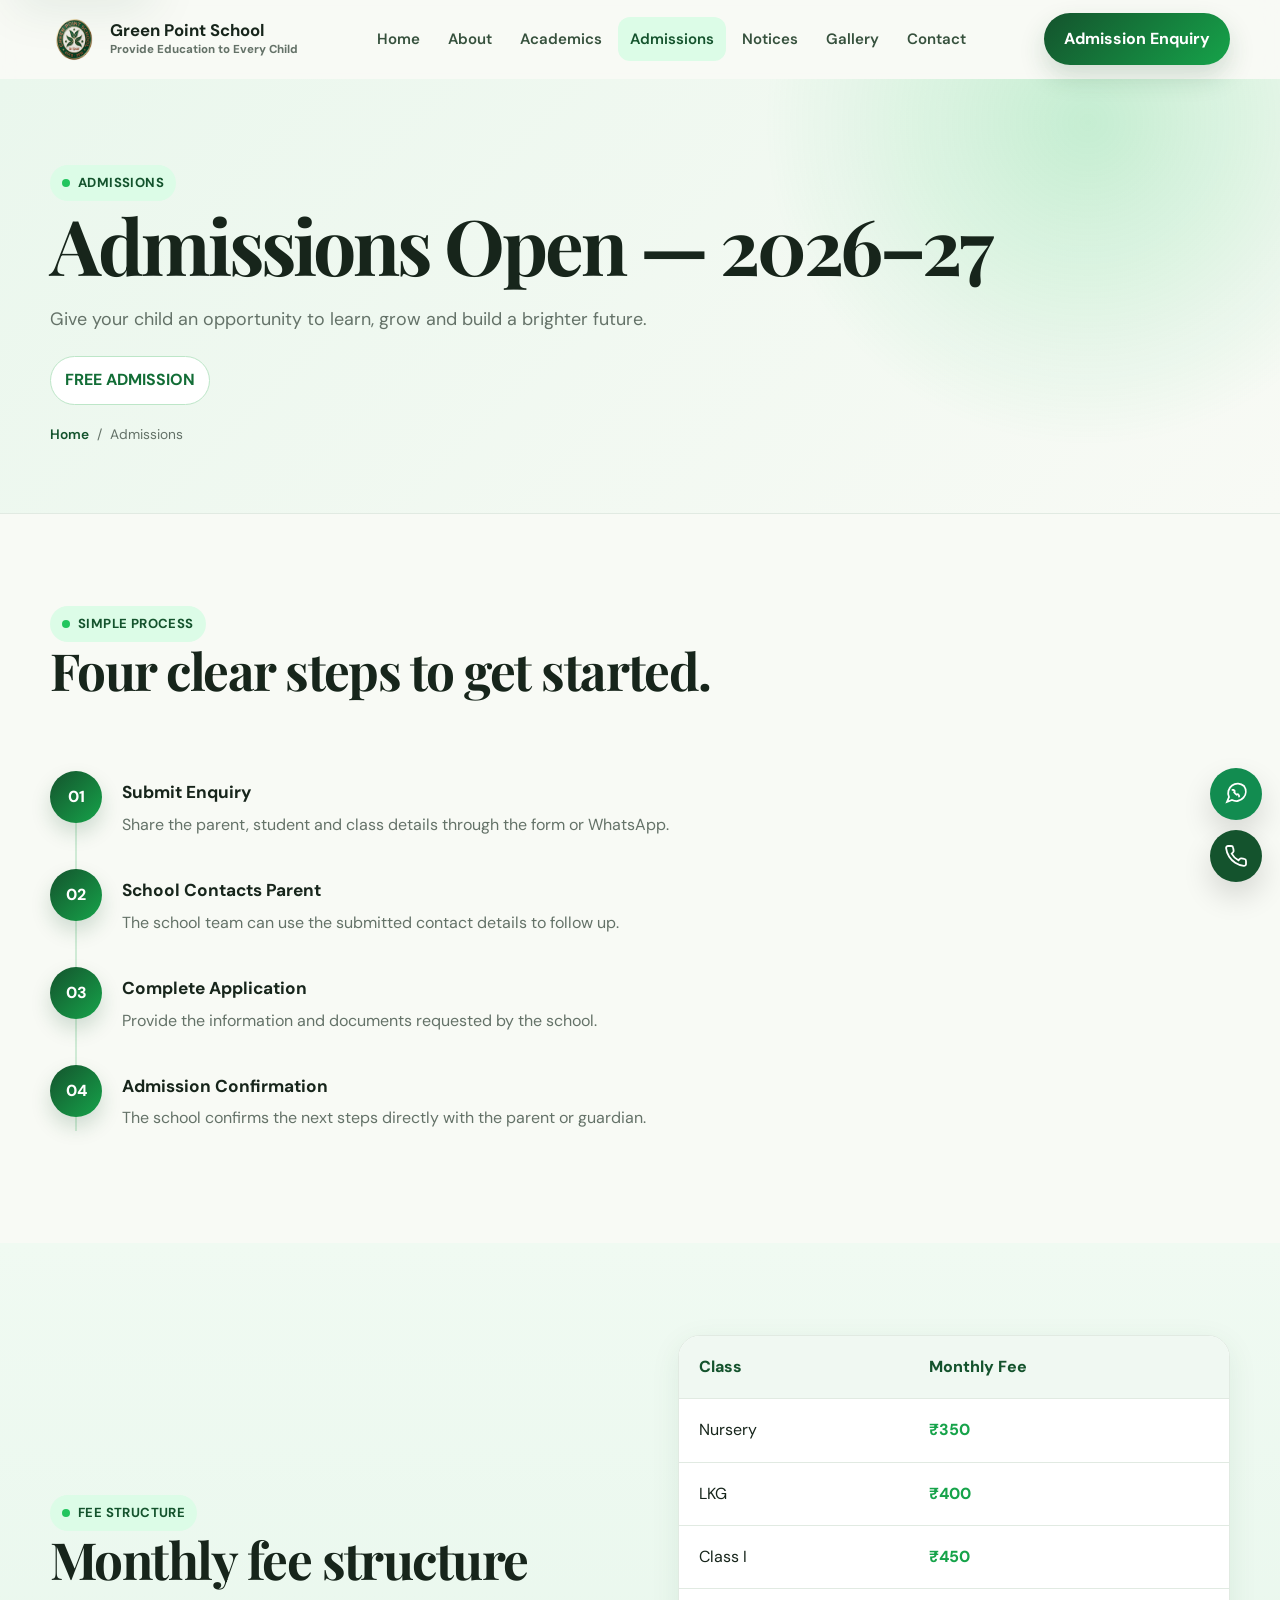
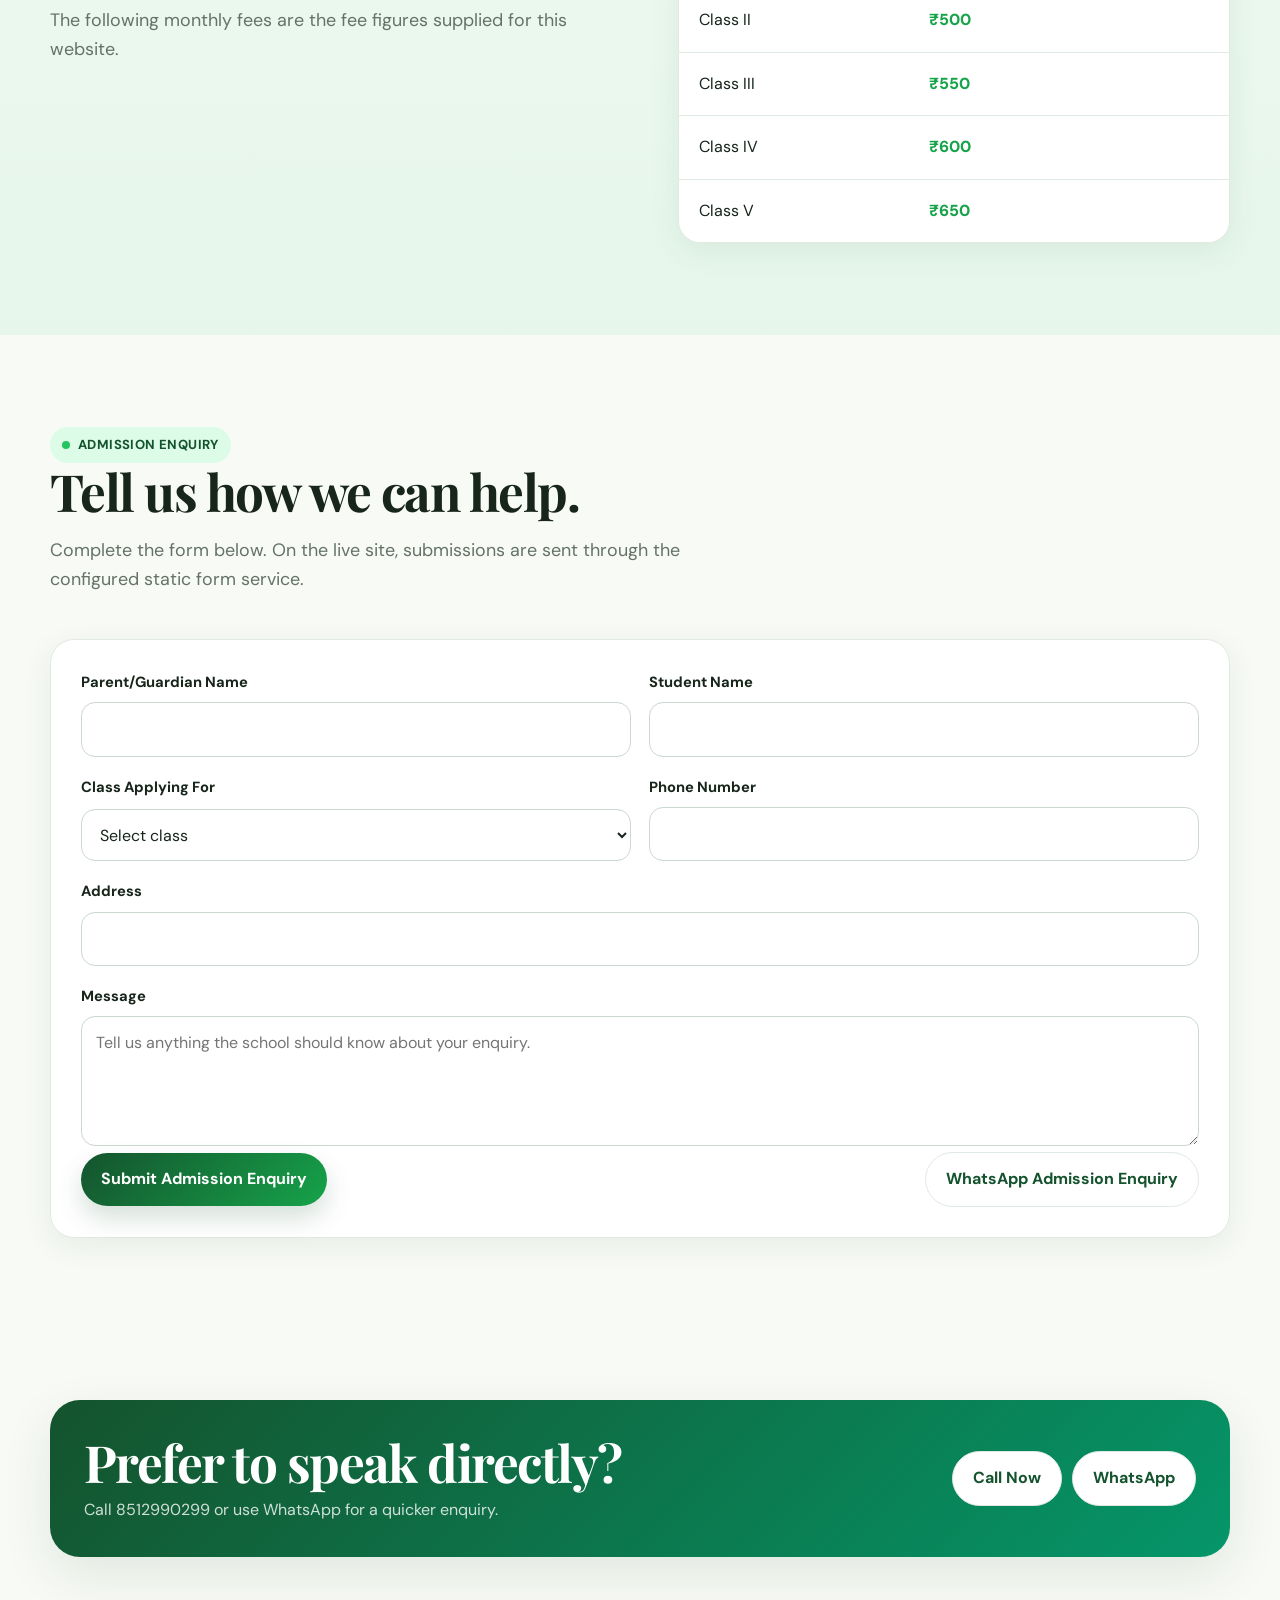
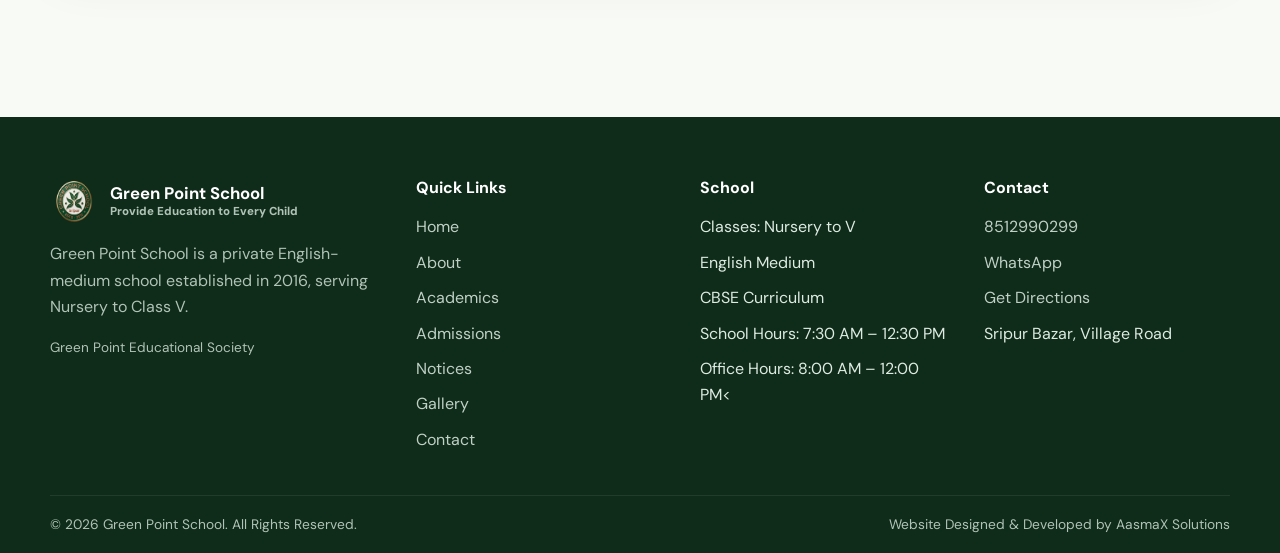
<file: admissions.html>
<!doctype html>
<html lang="en">
<head>
<meta charset="utf-8">
<meta name="viewport" content="width=device-width, initial-scale=1">
<meta name="description" content="Admissions are open for 2026–27 at Green Point School for Nursery to Class V. View the admission process, monthly fees and enquiry form.">
<meta name="theme-color" content="#14532D">
<meta property="og:type" content="website">
<meta property="og:title" content="Admissions 2026–27 | Green Point School">
<meta property="og:description" content="Admissions are open for 2026–27 at Green Point School for Nursery to Class V. View the admission process, monthly fees and enquiry form.">
<meta property="og:url" content="https://greenpointschool.in/admissions.html">
<meta property="og:image" content="https://greenpointschool.in/assets/images/logo.png">
<link rel="icon" href="favicon.ico" sizes="any">
<link rel="stylesheet" href="css/style.css">
<title>Admissions 2026–27 | Green Point School</title>
</head>
<body>

<a class="skip-link" href="#main-content">Skip to content</a>
<header class="site-header"><div class="container nav">
  <a class="brand" href="index.html" aria-label="Green Point School home"><img src="assets/images/logo.png" alt="Green Point School logo"><span class="brand-text"><strong>Green Point School</strong><span>Provide Education to Every Child</span></span></a>
  <nav class="nav-links" aria-label="Primary navigation">
    <a href="index.html" class="">Home</a><a href="about.html" class="">About</a><a href="academics.html" class="">Academics</a><a href="admissions.html" class="active">Admissions</a><a href="notices.html" class="">Notices</a><a href="gallery.html" class="">Gallery</a><a href="contact.html" class="">Contact</a>
  </nav>
  <div class="nav-actions"><a class="btn btn-primary" href="admissions.html#enquiry">Admission Enquiry</a><button class="menu-toggle" type="button" aria-label="Open menu" aria-expanded="false"><span aria-hidden="true">☰</span></button></div>
</div></header>

<main id="main-content">
<section class="page-hero"><div class="container"><span class="eyebrow">Admissions</span><h1>Admissions Open — 2026–27</h1><p class="lead">Give your child an opportunity to learn, grow and build a brighter future.</p><div class="pill-row" style="margin-top:22px"><span class="pill" style="background:#fff;border-color:#BDE6C8;color:#126D36;font-size:1rem">FREE ADMISSION</span></div><div class="breadcrumbs"><a href="index.html">Home</a><span>/</span><span>Admissions</span></div></div></section>
<section class="section"><div class="container"><div class="section-head"><div class="copy"><span class="eyebrow">Simple process</span><h2>Four clear steps to get started.</h2></div></div><div class="timeline"><div class="step reveal"><div class="step-no">01</div><div class="step-content"><strong>Submit Enquiry</strong><p>Share the parent, student and class details through the form or WhatsApp.</p></div></div><div class="step reveal"><div class="step-no">02</div><div class="step-content"><strong>School Contacts Parent</strong><p>The school team can use the submitted contact details to follow up.</p></div></div><div class="step reveal"><div class="step-no">03</div><div class="step-content"><strong>Complete Application</strong><p>Provide the information and documents requested by the school.</p></div></div><div class="step reveal"><div class="step-no">04</div><div class="step-content"><strong>Admission Confirmation</strong><p>The school confirms the next steps directly with the parent or guardian.</p></div></div></div></div></section>
<section class="section vision"><div class="container split"><div class="reveal"><span class="eyebrow">Fee structure</span><h2>Monthly fee structure</h2><p class="lead">The following monthly fees are the fee figures supplied for this website.</p></div><div class="table-wrap reveal"><table><thead><tr><th>Class</th><th>Monthly Fee</th></tr></thead><tbody><tr><td>Nursery</td><td class="price">₹350</td></tr><tr><td>LKG</td><td class="price">₹400</td></tr><tr><td>Class I</td><td class="price">₹450</td></tr><tr><td>Class II</td><td class="price">₹500</td></tr><tr><td>Class III</td><td class="price">₹550</td></tr><tr><td>Class IV</td><td class="price">₹600</td></tr><tr><td>Class V</td><td class="price">₹650</td></tr></tbody></table></div></div></section>
<section class="section" id="enquiry"><div class="container"><div class="section-head"><div class="copy"><span class="eyebrow">Admission enquiry</span><h2>Tell us how we can help.</h2><p class="lead">Complete the form below. On the live site, submissions are sent through the configured static form service.</p></div></div><form class="card form-card" id="enquiry" data-web3-form data-success-message="Thank you! Your admission enquiry has been submitted successfully. The school will contact you soon." data-error-message="Something went wrong. Please try again or contact the school directly by phone or WhatsApp."><input type="hidden" name="subject" value="New Admission Enquiry — Green Point School"><input type="hidden" name="from_name" value="Green Point School Website"><input type="hidden" name="Submitted From" value="Green Point School Website"><div class="honeypot"><label>Leave this empty<input name="botcheck" tabindex="-1" autocomplete="off"></label></div><div class="form-grid"><div class="field"><label for="parent-name">Parent/Guardian Name</label><input id="parent-name" name="Parent/Guardian Name" type="text" autocomplete="name" required></div><div class="field"><label for="student-name">Student Name</label><input id="student-name" name="Student Name" type="text" required></div><div class="field"><label for="class-applying">Class Applying For</label><select id="class-applying" name="Class Applying For" required><option value="">Select class</option><option>Nursery</option><option>LKG</option><option>Class I</option><option>Class II</option><option>Class III</option><option>Class IV</option><option>Class V</option></select></div><div class="field"><label for="phone">Phone Number</label><input id="phone" name="Phone Number" type="tel" inputmode="tel" pattern="[0-9 +()-]{8,20}" required></div><div class="field full"><label for="address">Address</label><input id="address" name="Address" type="text" autocomplete="street-address" required></div><div class="field full"><label for="message">Message</label><textarea id="message" name="Message" placeholder="Tell us anything the school should know about your enquiry."></textarea></div></div><div class="form-actions"><button class="btn btn-primary" type="submit">Submit Admission Enquiry</button><a class="btn btn-outline" href="https://wa.me/918512990299?text=Hello%2C%20I%20would%20like%20to%20enquire%20about%20admission%20at%20Green%20Point%20School%20for%20the%202026%E2%80%9327%20session." target="_blank" rel="noopener">WhatsApp Admission Enquiry</a></div><div class="status form-status" role="status" aria-live="polite"></div></form></div></section>
<section class="section-tight"><div class="container cta-band"><div><h2>Prefer to speak directly?</h2><p>Call 8512990299 or use WhatsApp for a quicker enquiry.</p></div><div style="display:flex;gap:10px;flex-wrap:wrap"><a class="btn btn-outline" href="tel:+918512990299">Call Now</a><a class="btn btn-outline" href="https://wa.me/918512990299?text=Hello%2C%20I%20would%20like%20to%20enquire%20about%20admission%20at%20Green%20Point%20School%20for%20the%202026%E2%80%9327%20session." target="_blank" rel="noopener">WhatsApp</a></div></div></section>
</main>

<footer class="site-footer"><div class="container footer-top">
  <div class="footer-brand"><a class="brand" href="index.html"><img src="assets/images/logo.png" alt="Green Point School logo"><span class="brand-text"><strong style="color:#fff">Green Point School</strong><span style="color:#AFC3B6">Provide Education to Every Child</span></span></a><p>Green Point School is a private English-medium school established in 2016, serving Nursery to Class V.</p><p class="social-note">Green Point Educational Society</p></div>
  <div class="footer-col"><h3>Quick Links</h3><div class="footer-links"><a href="index.html">Home</a><a href="about.html">About</a><a href="academics.html">Academics</a><a href="admissions.html">Admissions</a><a href="notices.html">Notices</a><a href="gallery.html">Gallery</a><a href="contact.html">Contact</a></div></div>
  <div class="footer-col"><h3>School</h3><div class="footer-links"><span>Classes: Nursery to V</span><span>English Medium</span><span>CBSE Curriculum</span><span>School Hours: 7:30 AM – 12:30 PM</span><span>Office Hours: 8:00 AM – 12:00 PM<</span></div></div>
  <div class="footer-col"><h3>Contact</h3><div class="footer-links"><a href="tel:+918512990299">8512990299</a><a href="https://wa.me/918512990299?text=Hello%2C%20I%20would%20like%20to%20enquire%20about%20Green%20Point%20School." target="_blank" rel="noopener">WhatsApp</a><a href="https://maps.app.goo.gl/cRC63oE7Xz1ttRHz8" target="_blank" rel="noopener">Get Directions</a><span>Sripur Bazar, Village Road</span></div></div>
</div><div class="container footer-bottom"><span>© <span data-current-year>2026</span> Green Point School. All Rights Reserved.</span><span>Website Designed & Developed by AasmaX Solutions</span></div></footer>
<div class="floating-actions" aria-label="Quick contact"><a class="float-btn float-wa" href="https://wa.me/918512990299?text=Hello%2C%20I%20would%20like%20to%20enquire%20about%20Green%20Point%20School." target="_blank" rel="noopener" aria-label="Chat on WhatsApp"><svg viewBox="0 0 24 24" fill="none" stroke="currentColor" stroke-width="1.8"><path d="M20 4a9.5 9.5 0 0 0-15 11l-2 5 5-2a9.5 9.5 0 0 0 12-14Z"/><path d="M8 8.5c.4-.8 1-.8 1.4-.6l1 .7c.3.2.4.5.2.9l-.4.8c.6 1 1.4 1.8 2.5 2.4l.7-.4c.4-.2.7-.1.9.2l.7 1c.3.4.2 1-.6 1.4"/></svg></a><a class="float-btn float-call" href="tel:+918512990299" aria-label="Call Green Point School"><svg viewBox="0 0 24 24" fill="none" stroke="currentColor" stroke-width="1.8"><path d="M22 16.9v3a2 2 0 0 1-2.2 2 19.8 19.8 0 0 1-8.6-3.1 19.5 19.5 0 0 1-6-6A19.8 19.8 0 0 1 2.1 4.2 2 2 0 0 1 4.1 2h3a2 2 0 0 1 2 1.7l.5 2.8a2 2 0 0 1-.6 1.8L7.7 9.6a16 16 0 0 0 6.7 6.7l1.3-1.3a2 2 0 0 1 1.8-.6l2.8.5A2 2 0 0 1 22 16.9Z"/></svg></a></div>

<script src="js/config.js"></script><script src="js/script.js"></script>
</body>
</html>
</file>
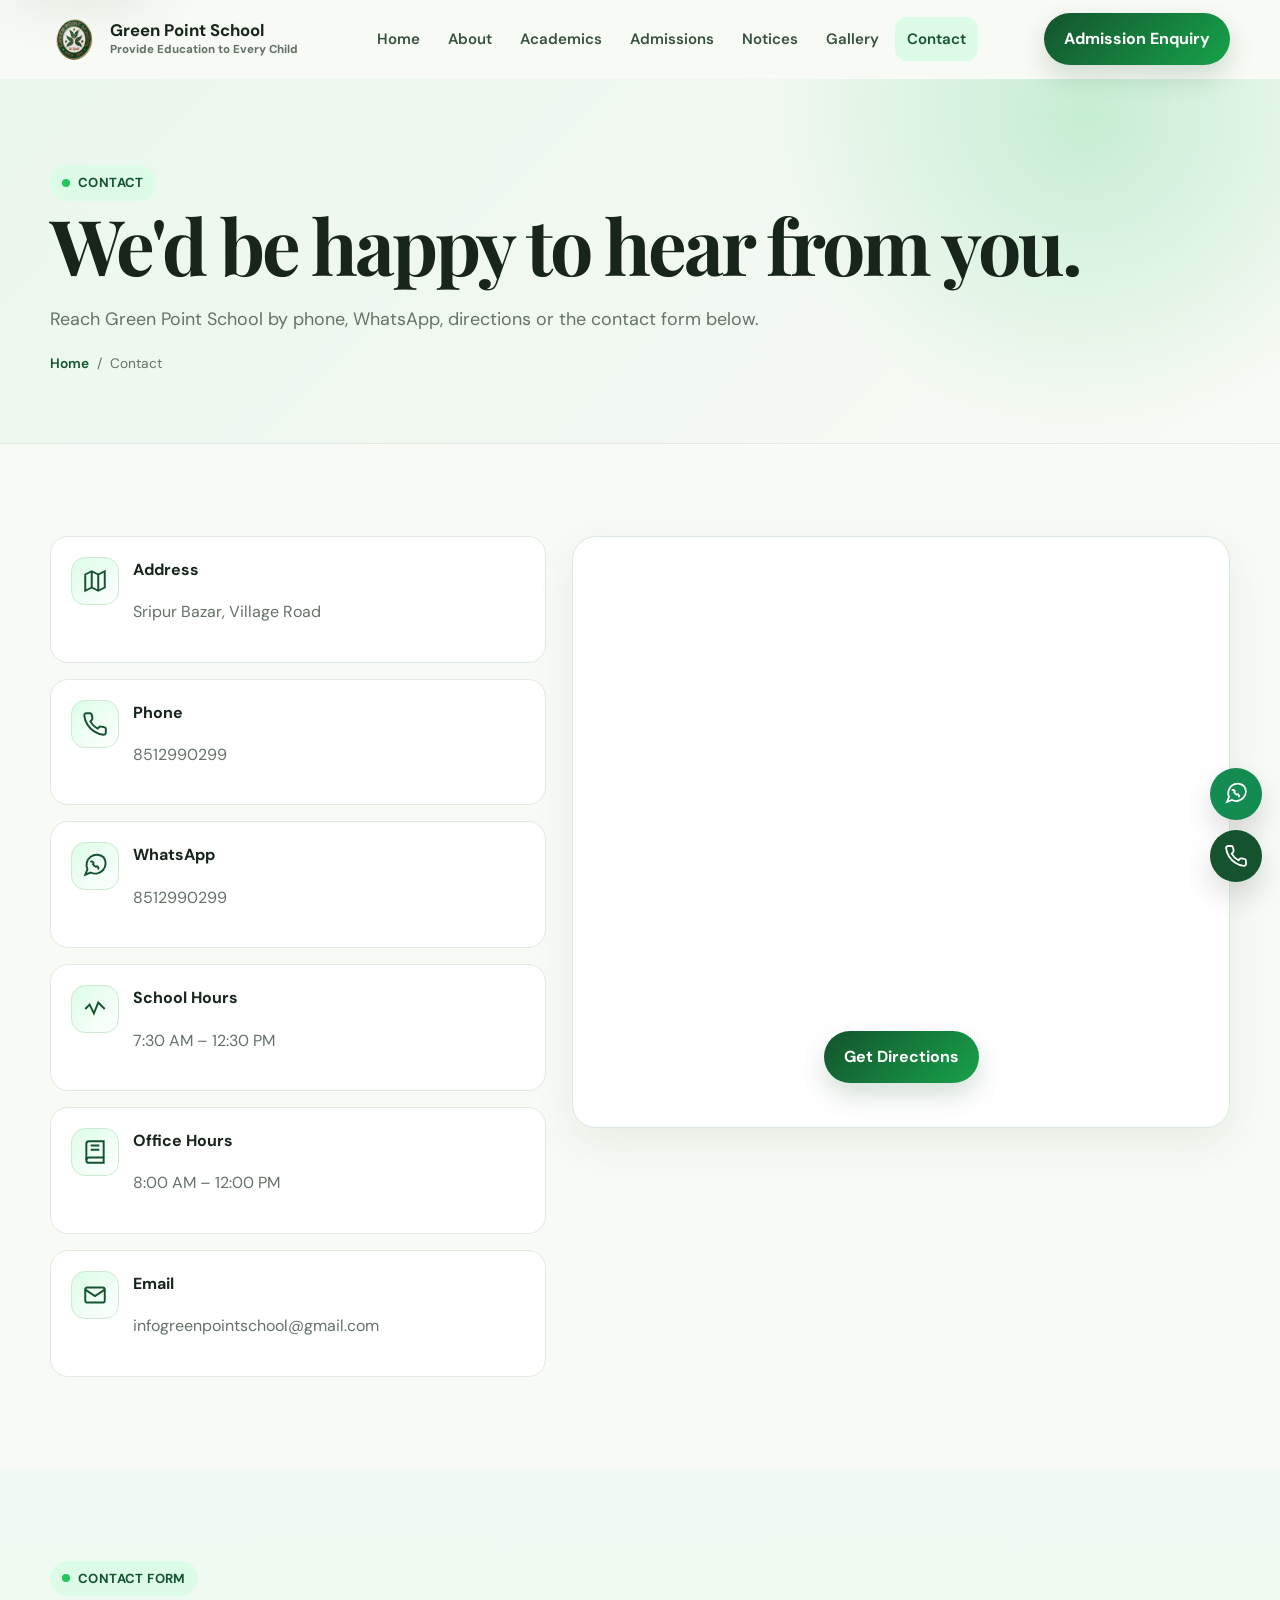
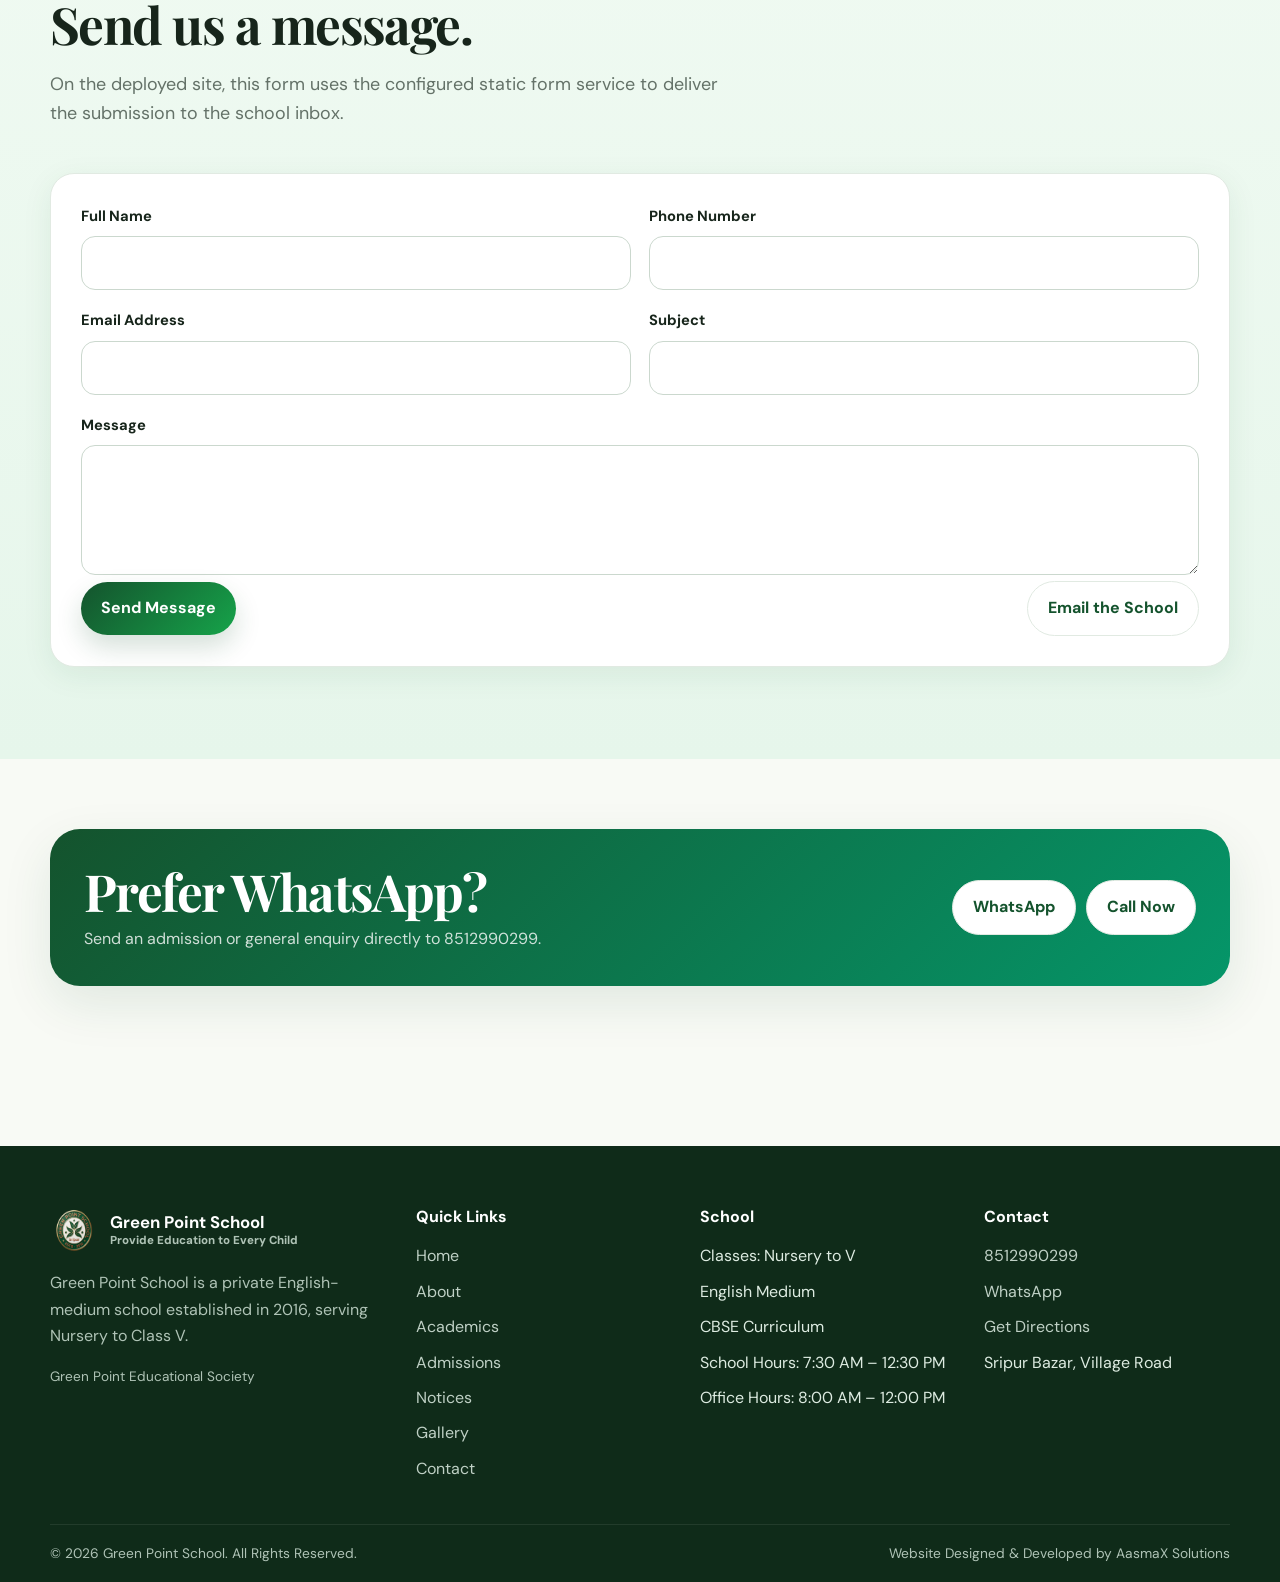
<file: contact.html>
<!doctype html>
<html lang="en">
<head>
<meta charset="utf-8">
<meta name="viewport" content="width=device-width, initial-scale=1">
<meta name="description" content="Contact Green Point School at Sripur Bazar, Village Road by phone, WhatsApp, directions or the online contact form.">
<meta name="theme-color" content="#14532D">
<meta property="og:type" content="website">
<meta property="og:title" content="Contact Green Point School | Phone, WhatsApp & Directions">
<meta property="og:description" content="Contact Green Point School at Sripur Bazar, Village Road by phone, WhatsApp, directions or the online contact form.">
<meta property="og:url" content="https://greenpointschool.in/contact.html">
<meta property="og:image" content="https://greenpointschool.in/assets/images/logo.png">
<link rel="icon" href="favicon.ico" sizes="any">
<link rel="stylesheet" href="css/style.css">

<style>
/* Google Maps */
.map-frame {
  overflow: hidden;
  border-radius: 24px;
  border: 1px solid #dce9df;
  background: #fff;
  box-shadow: 0 15px 40px rgba(20, 83, 45, 0.08);
}

.map-frame iframe {
  display: block;
  width: 100%;
  min-height: 450px;
  border: 0;
}

.map-actions {
  padding: 18px;
  display: flex;
  justify-content: center;
  background: #fff;
}

@media (max-width: 768px) {
  .map-frame iframe {
    min-height: 350px;
  }
}
</style>
<title>Contact Green Point School | Phone, WhatsApp & Directions</title>
</head>
<body>

<a class="skip-link" href="#main-content">Skip to content</a>
<header class="site-header"><div class="container nav">
  <a class="brand" href="index.html" aria-label="Green Point School home"><img src="assets/images/logo.png" alt="Green Point School logo"><span class="brand-text"><strong>Green Point School</strong><span>Provide Education to Every Child</span></span></a>
  <nav class="nav-links" aria-label="Primary navigation">
    <a href="index.html" class="">Home</a><a href="about.html" class="">About</a><a href="academics.html" class="">Academics</a><a href="admissions.html" class="">Admissions</a><a href="notices.html" class="">Notices</a><a href="gallery.html" class="">Gallery</a><a href="contact.html" class="active">Contact</a>
  </nav>
  <div class="nav-actions"><a class="btn btn-primary" href="admissions.html#enquiry">Admission Enquiry</a><button class="menu-toggle" type="button" aria-label="Open menu" aria-expanded="false"><span aria-hidden="true">☰</span></button></div>
</div></header>

<main id="main-content">
<section class="page-hero"><div class="container"><span class="eyebrow">Contact</span><h1>We'd be happy to hear from you.</h1><p class="lead">Reach Green Point School by phone, WhatsApp, directions or the contact form below.</p><div class="breadcrumbs"><a href="index.html">Home</a><span>/</span><span>Contact</span></div></div></section>
<section class="section"><div class="container contact-grid"><div class="contact-stack"><div class="contact-item reveal"><div class="icon-wrap"><svg viewBox="0 0 24 24" fill="none" stroke="currentColor" stroke-width="1.8"><path d="m9 18-6 3V6l6-3 6 3 6-3v15l-6 3-6-3Z"/><path d="M9 3v15M15 6v15"/></svg></div><div><strong>Address</strong><p class="muted">Sripur Bazar, Village Road</p></div></div><div class="contact-item reveal"><div class="icon-wrap"><svg viewBox="0 0 24 24" fill="none" stroke="currentColor" stroke-width="1.8"><path d="M22 16.9v3a2 2 0 0 1-2.2 2 19.8 19.8 0 0 1-8.6-3.1 19.5 19.5 0 0 1-6-6A19.8 19.8 0 0 1 2.1 4.2 2 2 0 0 1 4.1 2h3a2 2 0 0 1 2 1.7l.5 2.8a2 2 0 0 1-.6 1.8L7.7 9.6a16 16 0 0 0 6.7 6.7l1.3-1.3a2 2 0 0 1 1.8-.6l2.8.5A2 2 0 0 1 22 16.9Z"/></svg></div><div><strong>Phone</strong><p class="muted"><a href="tel:+918512990299">8512990299</a></p></div></div><div class="contact-item reveal"><div class="icon-wrap"><svg viewBox="0 0 24 24" fill="none" stroke="currentColor" stroke-width="1.8"><path d="M20 4a9.5 9.5 0 0 0-15 11l-2 5 5-2a9.5 9.5 0 0 0 12-14Z"/><path d="M8 8.5c.4-.8 1-.8 1.4-.6l1 .7c.3.2.4.5.2.9l-.4.8c.6 1 1.4 1.8 2.5 2.4l.7-.4c.4-.2.7-.1.9.2l.7 1c.3.4.2 1-.6 1.4"/></svg></div><div><strong>WhatsApp</strong><p class="muted"><a href="https://wa.me/918512990299" target="_blank" rel="noopener">8512990299</a></p></div></div><div class="contact-item reveal"><div class="icon-wrap"><svg viewBox="0 0 24 24" fill="none" stroke="currentColor" stroke-width="1.8"><path d="m3 12 4-4 4 8 4-10 6 6"/></svg></div><div><strong>School Hours</strong><p class="muted">7:30 AM – 12:30 PM</p></div></div><div class="contact-item reveal"><div class="icon-wrap"><svg viewBox="0 0 24 24" fill="none" stroke="currentColor" stroke-width="1.8"><path d="M4 19.5A2.5 2.5 0 0 1 6.5 17H20"/><path d="M6.5 2H20v20H6.5A2.5 2.5 0 0 1 4 19.5v-15A2.5 2.5 0 0 1 6.5 2Z"/><path d="M8 6h8M8 10h8"/></svg></div><div><strong>Office Hours</strong><p class="muted">8:00 AM – 12:00 PM</p></div></div><div class="contact-item reveal"><div class="icon-wrap"><svg viewBox="0 0 24 24" fill="none" stroke="currentColor" stroke-width="1.8"><rect x="3" y="5" width="18" height="14" rx="2"/><path d="m3 7 9 6 9-6"/></svg></div><div><strong>Email</strong><p class="muted"><a href="mailto:infogreenpointschool@gmail.com">infogreenpointschool@gmail.com</a></p></div></div></div><div class="reveal">
  <div class="map-frame">
    <iframe
      src="https://www.google.com/maps?q=Green%20Point%20School%2C%20Sripur%20Bazar%2C%20Village%20Road&output=embed"
      width="100%"
      height="450"
      style="border:0;"
      allowfullscreen=""
      loading="lazy"
      referrerpolicy="no-referrer-when-downgrade"
      title="Green Point School location on Google Maps">
    </iframe>

    <div class="map-actions">
      <a
        class="btn btn-primary"
        href="https://maps.app.goo.gl/cRC63oE7Xz1ttRHz8"
        target="_blank"
        rel="noopener">
        Get Directions
      </a>
    </div>
  </div>
</div>
</div></section>
<section class="section vision"><div class="container"><div class="section-head"><div class="copy"><span class="eyebrow">Contact form</span><h2>Send us a message.</h2><p class="lead">On the deployed site, this form uses the configured static form service to deliver the submission to the school inbox.</p></div></div><form class="card form-card" data-web3-form data-success-message="Thank you for contacting Green Point School. We will get back to you soon." data-error-message="Something went wrong. Please try again or contact the school directly by phone or WhatsApp."><input type="hidden" name="subject" value="New Contact Message — Green Point School"><input type="hidden" name="from_name" value="Green Point School Website"><input type="hidden" name="Submitted From" value="Green Point School Website"><div class="honeypot"><label>Leave this empty<input name="botcheck" tabindex="-1" autocomplete="off"></label></div><div class="form-grid"><div class="field"><label for="c-name">Full Name</label><input id="c-name" name="Name" type="text" autocomplete="name" required></div><div class="field"><label for="c-phone">Phone Number</label><input id="c-phone" name="Phone" type="tel" inputmode="tel" pattern="[0-9 +()-]{8,20}" required></div><div class="field"><label for="c-email">Email Address</label><input id="c-email" name="Email" type="email" autocomplete="email" required></div><div class="field"><label for="c-subject">Subject</label><input id="c-subject" name="Subject" type="text" required></div><div class="field full"><label for="c-message">Message</label><textarea id="c-message" name="Message" required></textarea></div></div><div class="form-actions"><button class="btn btn-primary" type="submit">Send Message</button><a class="btn btn-outline" href="mailto:mazharshadab292@gmail.com">Email the School</a></div><div class="status form-status" role="status" aria-live="polite"></div></form></div></section>
<section class="section-tight"><div class="container cta-band"><div><h2>Prefer WhatsApp?</h2><p>Send an admission or general enquiry directly to 8512990299.</p></div><div style="display:flex;gap:10px;flex-wrap:wrap"><a class="btn btn-outline" href="https://wa.me/918512990299?text=Hello%2C%20I%20would%20like%20to%20contact%20Green%20Point%20School." target="_blank" rel="noopener">WhatsApp</a><a class="btn btn-outline" href="tel:+918512990299">Call Now</a></div></div></section>
</main>

<footer class="site-footer"><div class="container footer-top">
  <div class="footer-brand"><a class="brand" href="index.html"><img src="assets/images/logo.png" alt="Green Point School logo"><span class="brand-text"><strong style="color:#fff">Green Point School</strong><span style="color:#AFC3B6">Provide Education to Every Child</span></span></a><p>Green Point School is a private English-medium school established in 2016, serving Nursery to Class V.</p><p class="social-note">Green Point Educational Society</p></div>
  <div class="footer-col"><h3>Quick Links</h3><div class="footer-links"><a href="index.html">Home</a><a href="about.html">About</a><a href="academics.html">Academics</a><a href="admissions.html">Admissions</a><a href="notices.html">Notices</a><a href="gallery.html">Gallery</a><a href="contact.html">Contact</a></div></div>
  <div class="footer-col"><h3>School</h3><div class="footer-links"><span>Classes: Nursery to V</span><span>English Medium</span><span>CBSE Curriculum</span><span>School Hours: 7:30 AM – 12:30 PM</span><span>Office Hours: 8:00 AM – 12:00 PM</span></div></div>
  <div class="footer-col"><h3>Contact</h3><div class="footer-links"><a href="tel:+918512990299">8512990299</a><a href="https://wa.me/918512990299?text=Hello%2C%20I%20would%20like%20to%20enquire%20about%20Green%20Point%20School." target="_blank" rel="noopener">WhatsApp</a><a href="https://maps.app.goo.gl/cRC63oE7Xz1ttRHz8" target="_blank" rel="noopener">Get Directions</a><span>Sripur Bazar, Village Road</span></div></div>
</div><div class="container footer-bottom"><span>© <span data-current-year>2026</span> Green Point School. All Rights Reserved.</span><span>Website Designed & Developed by AasmaX Solutions</span></div></footer>
<div class="floating-actions" aria-label="Quick contact"><a class="float-btn float-wa" href="https://wa.me/918512990299?text=Hello%2C%20I%20would%20like%20to%20enquire%20about%20Green%20Point%20School." target="_blank" rel="noopener" aria-label="Chat on WhatsApp"><svg viewBox="0 0 24 24" fill="none" stroke="currentColor" stroke-width="1.8"><path d="M20 4a9.5 9.5 0 0 0-15 11l-2 5 5-2a9.5 9.5 0 0 0 12-14Z"/><path d="M8 8.5c.4-.8 1-.8 1.4-.6l1 .7c.3.2.4.5.2.9l-.4.8c.6 1 1.4 1.8 2.5 2.4l.7-.4c.4-.2.7-.1.9.2l.7 1c.3.4.2 1-.6 1.4"/></svg></a><a class="float-btn float-call" href="tel:+918512990299" aria-label="Call Green Point School"><svg viewBox="0 0 24 24" fill="none" stroke="currentColor" stroke-width="1.8"><path d="M22 16.9v3a2 2 0 0 1-2.2 2 19.8 19.8 0 0 1-8.6-3.1 19.5 19.5 0 0 1-6-6A19.8 19.8 0 0 1 2.1 4.2 2 2 0 0 1 4.1 2h3a2 2 0 0 1 2 1.7l.5 2.8a2 2 0 0 1-.6 1.8L7.7 9.6a16 16 0 0 0 6.7 6.7l1.3-1.3a2 2 0 0 1 1.8-.6l2.8.5A2 2 0 0 1 22 16.9Z"/></svg></a></div>

<script src="js/config.js"></script><script src="js/script.js"></script>
</body>
</html>
</file>
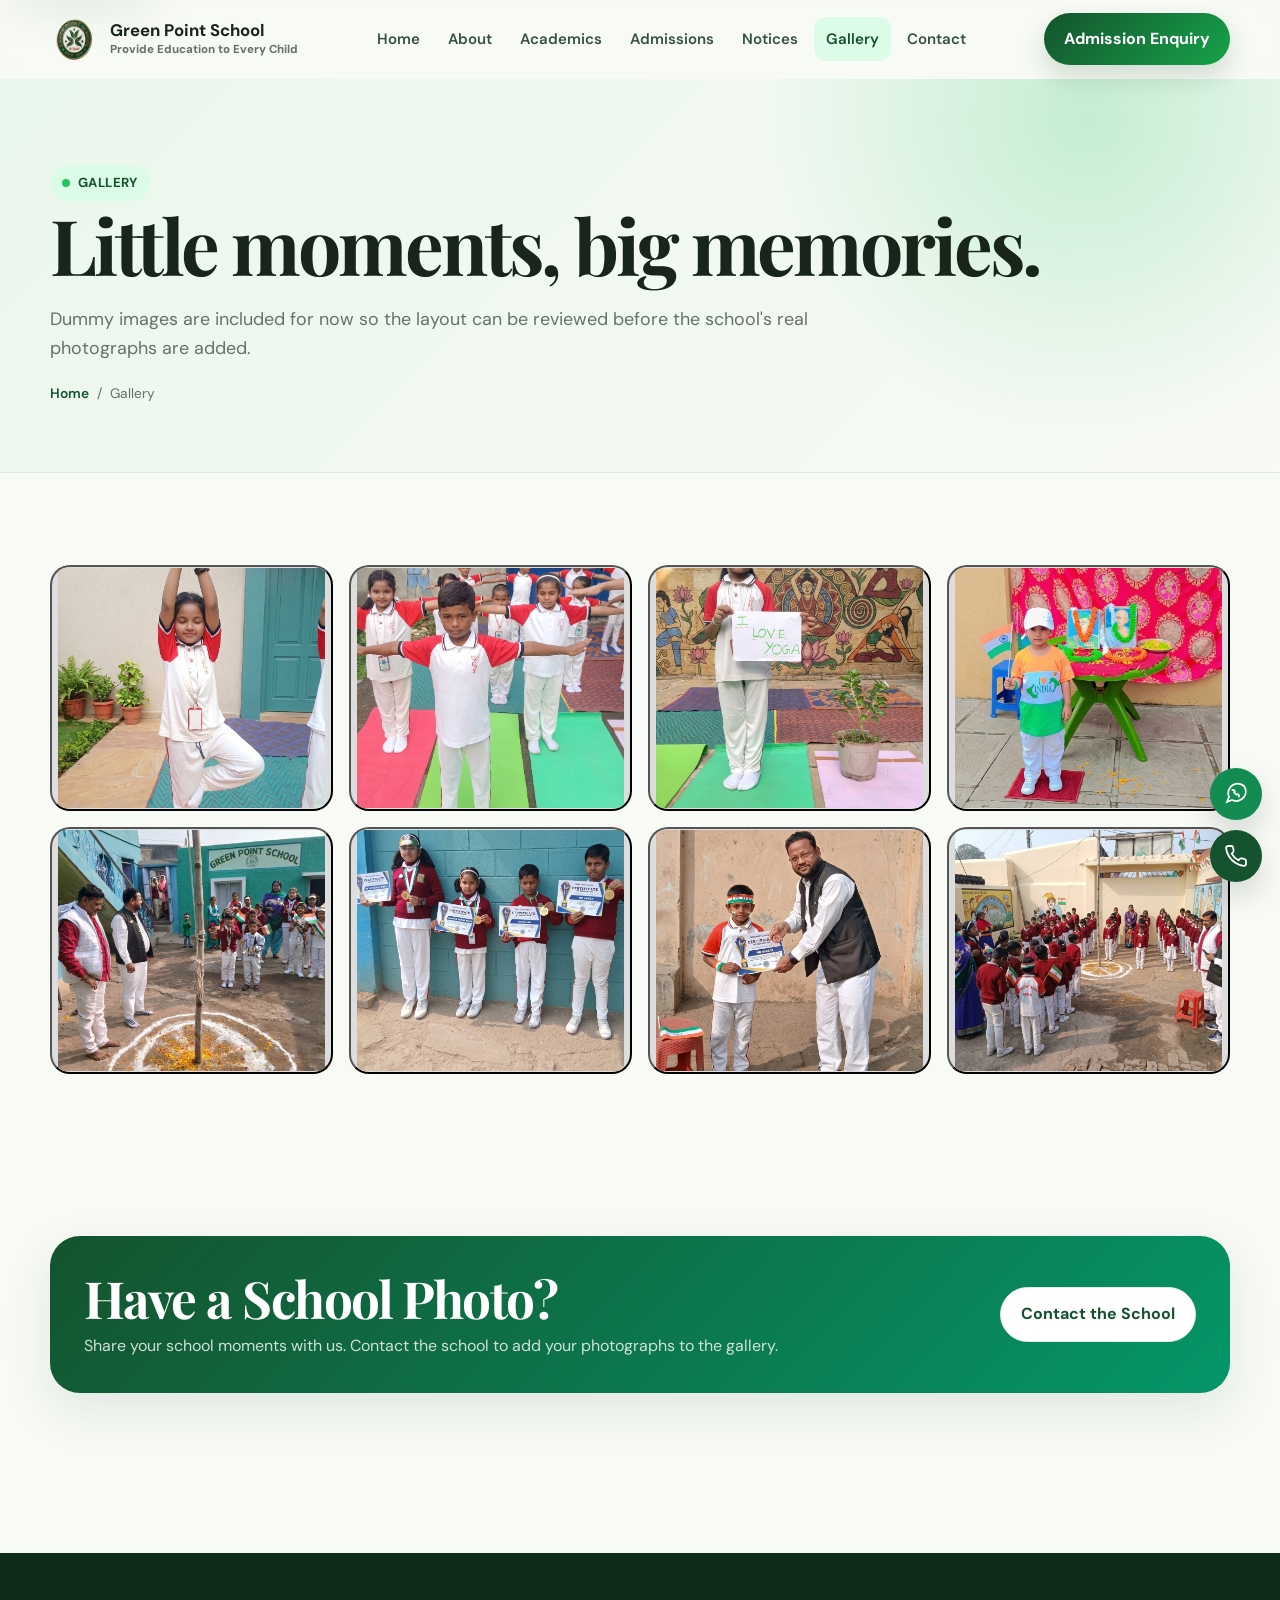
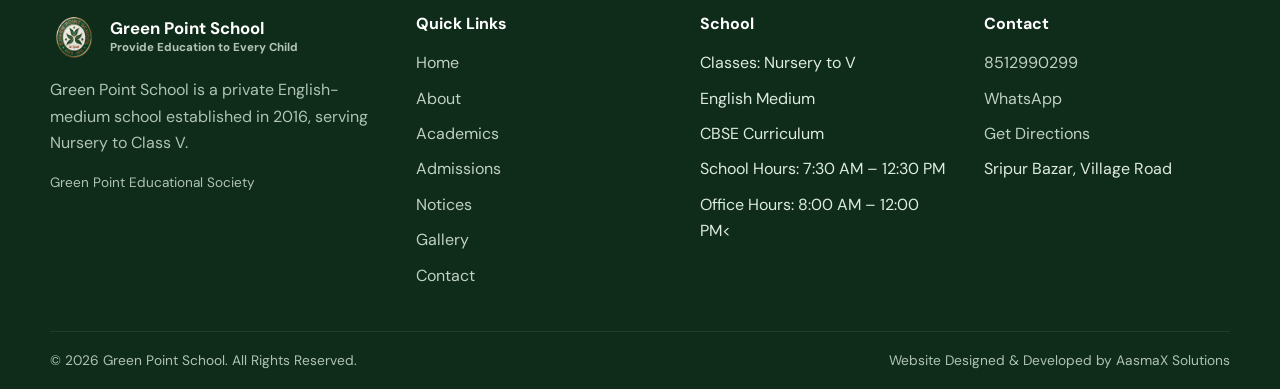
<file: gallery.html>
<!doctype html>
<html lang="en">

<head>
  <meta charset="utf-8">
  <meta name="viewport" content="width=device-width, initial-scale=1">
  <meta name="description"
    content="Explore the Green Point School gallery placeholder layout, ready for real school photographs.">
  <meta name="theme-color" content="#14532D">
  <meta property="og:type" content="website">
  <meta property="og:title" content="Gallery | Green Point School">
  <meta property="og:description"
    content="Explore the Green Point School gallery placeholder layout, ready for real school photographs.">
  <meta property="og:url" content="https://greenpointschool.in/gallery.html">
  <meta property="og:image" content="https://greenpointschool.in/assets/images/logo.png">
  <link rel="icon" href="favicon.ico" sizes="any">
  <link rel="stylesheet" href="css/style.css">
  <title>Gallery | Green Point School</title>
</head>

<body>

  <a class="skip-link" href="#main-content">Skip to content</a>
  <header class="site-header">
    <div class="container nav">
      <a class="brand" href="index.html" aria-label="Green Point School home"><img src="assets/images/logo.png"
          alt="Green Point School logo"><span class="brand-text"><strong>Green Point School</strong><span>Provide
            Education to Every Child</span></span></a>
      <nav class="nav-links" aria-label="Primary navigation">
        <a href="index.html" class="">Home</a><a href="about.html" class="">About</a><a href="academics.html"
          class="">Academics</a><a href="admissions.html" class="">Admissions</a><a href="notices.html"
          class="">Notices</a><a href="gallery.html" class="active">Gallery</a><a href="contact.html"
          class="">Contact</a>
      </nav>
      <div class="nav-actions"><a class="btn btn-primary" href="admissions.html#enquiry">Admission Enquiry</a><button
          class="menu-toggle" type="button" aria-label="Open menu" aria-expanded="false"><span
            aria-hidden="true">☰</span></button></div>
    </div>
  </header>

  <main id="main-content">
    <section class="page-hero">
      <div class="container"><span class="eyebrow">Gallery</span>
        <h1>Little moments, big memories.</h1>
        <p class="lead">Dummy images are included for now so the layout can be reviewed before the school's real
          photographs are added.</p>
        <div class="breadcrumbs"><a href="index.html">Home</a><span>/</span><span>Gallery</span></div>
      </div>
    </section>
    <section class="section">
      <div class="container">
        
        <div class="gallery-grid">
          <button class="gallery-item reveal" type="button"
            data-caption="Young student gracefully practicing the tree pose during a Yoga session at Green Point School">
            <img src="assets/images/gallery-1.jpg"
              alt="Young student gracefully practicing the tree pose during a Yoga session at Green Point School"
              loading="lazy">
          </button>

          <button class="gallery-item reveal" type="button"
            data-caption="Students actively participating in a group Yoga and exercise session on colorful mats">
            <img src="assets/images/gallery-2.jpg"
              alt="Students actively participating in a group Yoga and exercise session on colorful mats"
              loading="lazy">
          </button>

          <button class="gallery-item reveal" type="button"
            data-caption="A student proudly displaying an 'I LOVE YOGA' poster promoting health and mindfulness">
            <img src="assets/images/gallery-3.jpg"
              alt="A student proudly displaying an 'I LOVE YOGA' poster promoting health and mindfulness"
              loading="lazy">
          </button>

          <button class="gallery-item reveal" type="button"
            data-caption="Young patriot celebrating national pride dressed in the Indian tricolor">
            <img src="assets/images/gallery-4.jpg"
              alt="Young patriot celebrating national pride dressed in the Indian tricolor" loading="lazy">
          </button>

          <button class="gallery-item reveal" type="button"
            data-caption="Flag hoisting ceremony in the school courtyard celebrating a national occasion">
            <img src="assets/images/gallery-5.jpg"
              alt="Flag hoisting ceremony in the school courtyard celebrating a national occasion" loading="lazy">
          </button>

          <button class="gallery-item reveal" type="button"
            data-caption="Proud students showcasing their well-deserved academic and extracurricular certificates">
            <img src="assets/images/gallery-6.jpg"
              alt="Proud students showcasing their well-deserved academic and extracurricular certificates"
              loading="lazy">
          </button>

          <button class="gallery-item reveal" type="button"
            data-caption="A proud moment as a student receives a certificate of achievement from the Guest">
            <img src="assets/images/gallery-7.jpg"
              alt="A proud moment as a student receives a certificate of achievement from the Guest"
              loading="lazy">
          </button>

          <button class="gallery-item reveal" type="button"
            data-caption="Students and teachers gathered in the school courtyard for a patriotic assembly">
            <img src="assets/images/gallery-8.jpg"
              alt="Students and teachers gathered in the school courtyard for a patriotic assembly" loading="lazy">
          </button>
        </div>
      </div>
    </section>
    <div class="lightbox" role="dialog" aria-modal="true" aria-hidden="true" aria-label="Gallery viewer"><button
        class="lightbox-close" type="button" aria-label="Close image viewer">×</button><button class="lightbox-prev"
        type="button" aria-label="Previous image">‹</button><button class="lightbox-next" type="button"
        aria-label="Next image">›</button>
      <figure><img src="assets/images/gallery-1.jpg" alt="">
        <figcaption></figcaption>
      </figure>
    </div>
    <section class="section-tight">
      <div class="container cta-band">
        <div>
          <h2>Have a School Photo?</h2>
<p>Share your school moments with us. Contact the school to add your photographs to the gallery.</p>

        </div><a class="btn btn-outline" href="contact.html">Contact the School</a>
      </div>
    </section>
  </main>

  <footer class="site-footer">
    <div class="container footer-top">
      <div class="footer-brand"><a class="brand" href="index.html"><img src="assets/images/logo.png"
            alt="Green Point School logo"><span class="brand-text"><strong style="color:#fff">Green Point
              School</strong><span style="color:#AFC3B6">Provide Education to Every Child</span></span></a>
        <p>Green Point School is a private English-medium school established in 2016, serving Nursery to Class V.</p>
        <p class="social-note">Green Point Educational Society</p>
      </div>
      <div class="footer-col">
        <h3>Quick Links</h3>
        <div class="footer-links"><a href="index.html">Home</a><a href="about.html">About</a><a
            href="academics.html">Academics</a><a href="admissions.html">Admissions</a><a
            href="notices.html">Notices</a><a href="gallery.html">Gallery</a><a href="contact.html">Contact</a></div>
      </div>
      <div class="footer-col">
        <h3>School</h3>
        <div class="footer-links"><span>Classes: Nursery to V</span><span>English Medium</span><span>CBSE
            Curriculum</span><span>School Hours: 7:30 AM – 12:30 PM</span><span>Office Hours: 8:00 AM – 12:00 PM<</span>
        </div>
      </div>
      <div class="footer-col">
        <h3>Contact</h3>
        <div class="footer-links"><a href="tel:+918512990299">8512990299</a><a
            href="https://wa.me/918512990299?text=Hello%2C%20I%20would%20like%20to%20enquire%20about%20Green%20Point%20School."
            target="_blank" rel="noopener">WhatsApp</a><a href="https://maps.app.goo.gl/cRC63oE7Xz1ttRHz8"
            target="_blank" rel="noopener">Get Directions</a><span>Sripur Bazar, Village Road</span></div>
      </div>
    </div>
    <div class="container footer-bottom"><span>© <span data-current-year>2026</span> Green Point School. All Rights
        Reserved.</span><span>Website Designed & Developed by AasmaX Solutions</span></div>
  </footer>
  <div class="floating-actions" aria-label="Quick contact"><a class="float-btn float-wa"
      href="https://wa.me/918512990299?text=Hello%2C%20I%20would%20like%20to%20enquire%20about%20Green%20Point%20School."
      target="_blank" rel="noopener" aria-label="Chat on WhatsApp"><svg viewBox="0 0 24 24" fill="none"
        stroke="currentColor" stroke-width="1.8">
        <path d="M20 4a9.5 9.5 0 0 0-15 11l-2 5 5-2a9.5 9.5 0 0 0 12-14Z" />
        <path
          d="M8 8.5c.4-.8 1-.8 1.4-.6l1 .7c.3.2.4.5.2.9l-.4.8c.6 1 1.4 1.8 2.5 2.4l.7-.4c.4-.2.7-.1.9.2l.7 1c.3.4.2 1-.6 1.4" />
      </svg></a><a class="float-btn float-call" href="tel:+918512990299" aria-label="Call Green Point School"><svg
        viewBox="0 0 24 24" fill="none" stroke="currentColor" stroke-width="1.8">
        <path
          d="M22 16.9v3a2 2 0 0 1-2.2 2 19.8 19.8 0 0 1-8.6-3.1 19.5 19.5 0 0 1-6-6A19.8 19.8 0 0 1 2.1 4.2 2 2 0 0 1 4.1 2h3a2 2 0 0 1 2 1.7l.5 2.8a2 2 0 0 1-.6 1.8L7.7 9.6a16 16 0 0 0 6.7 6.7l1.3-1.3a2 2 0 0 1 1.8-.6l2.8.5A2 2 0 0 1 22 16.9Z" />
      </svg></a></div>

  <script src="js/config.js"></script>
  <script src="js/script.js"></script>
</body>

</html>
</file>
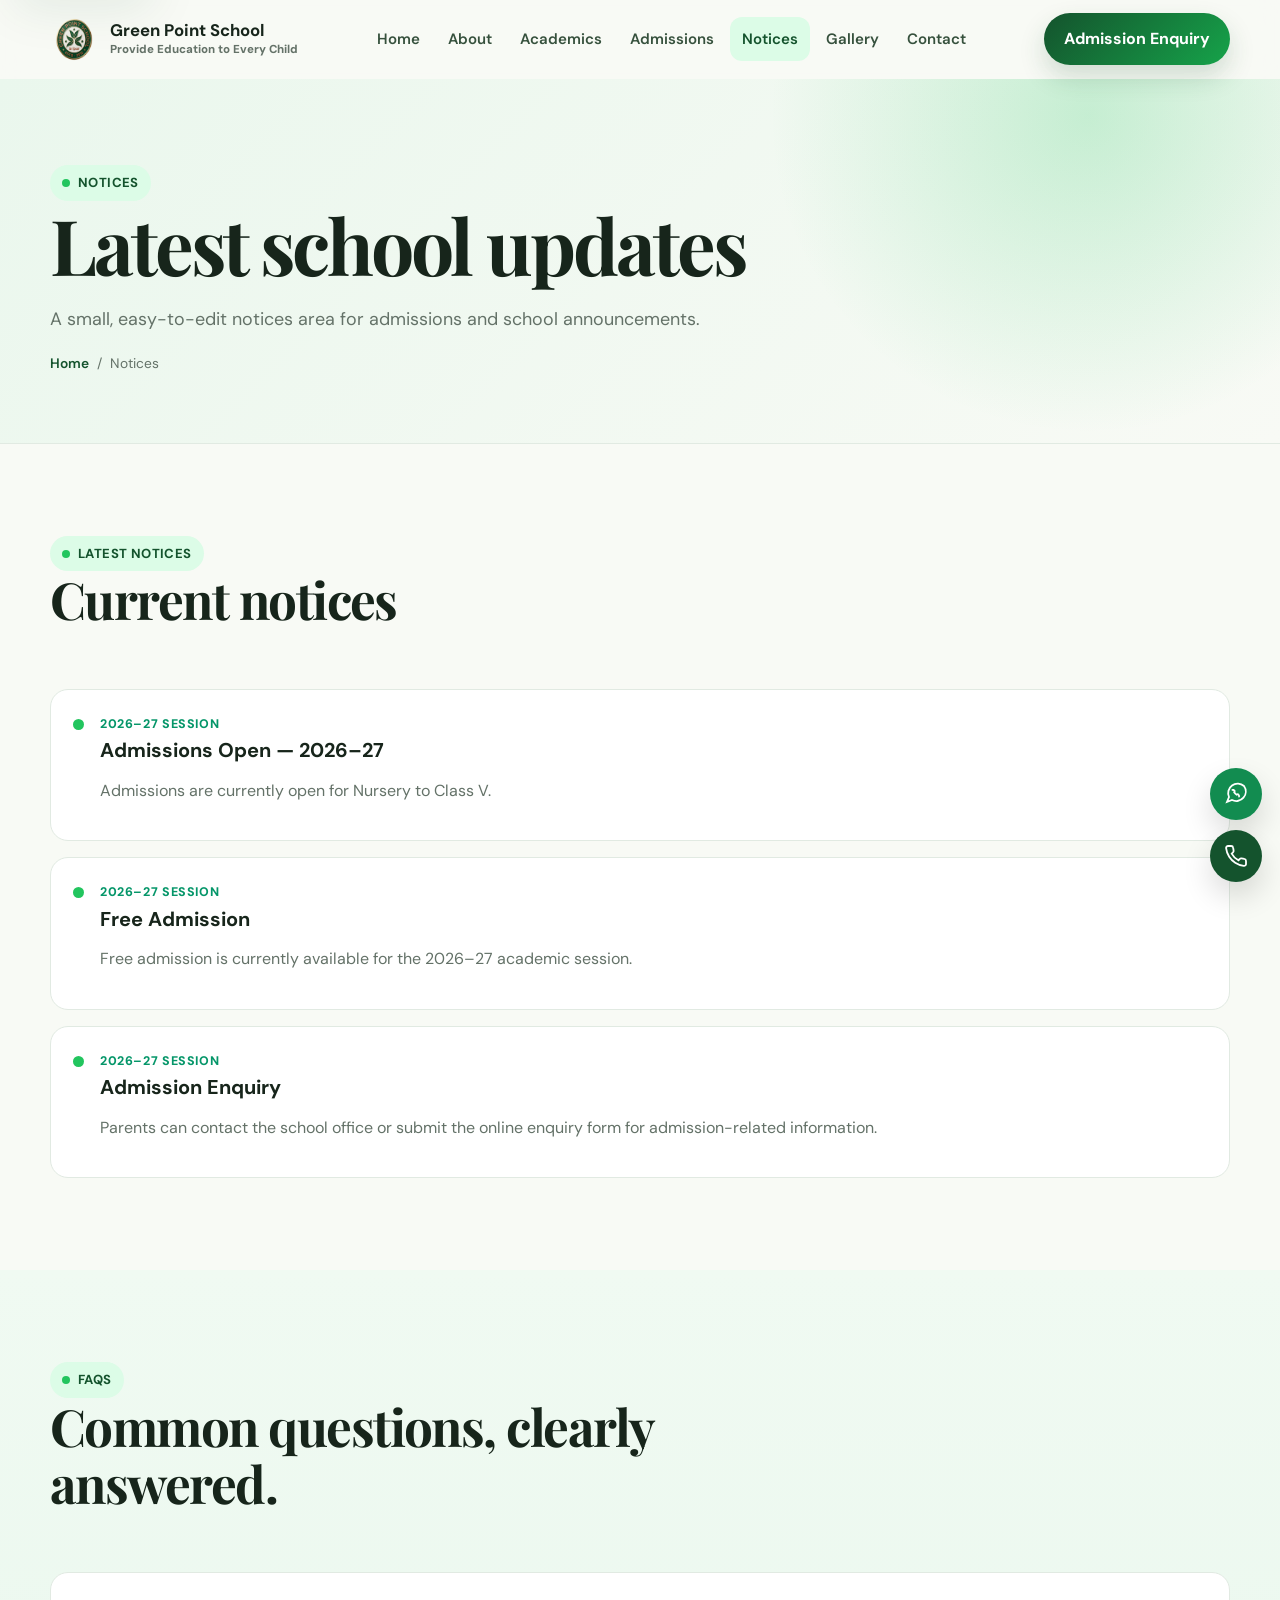
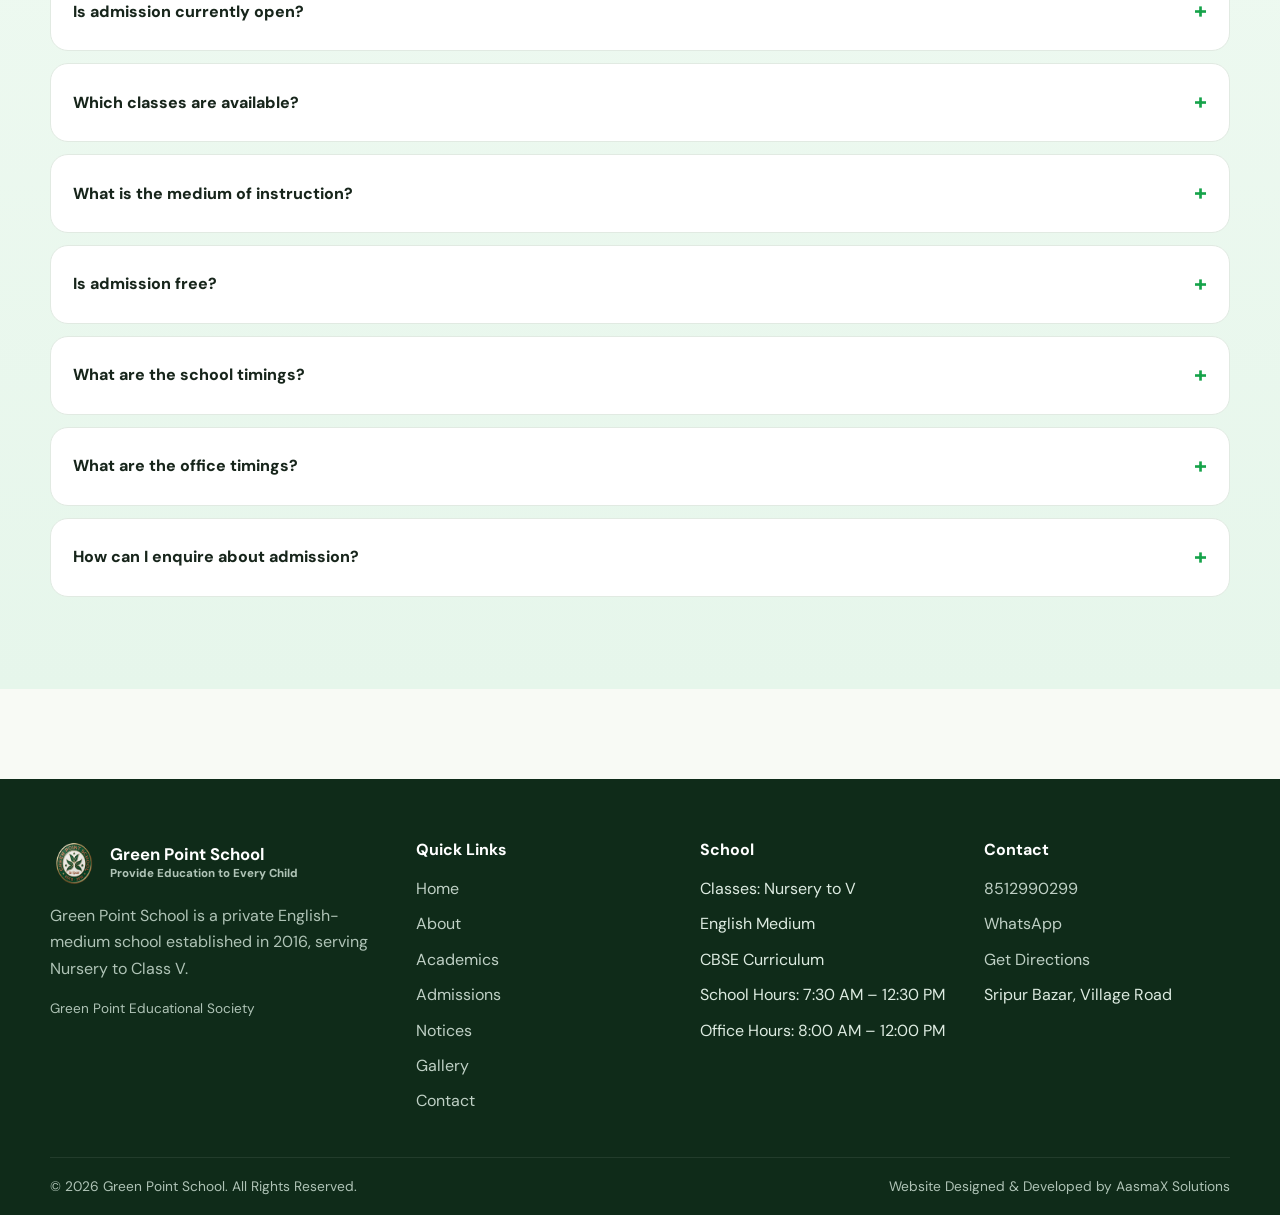
<file: notices.html>
<!doctype html>
<html lang="en">
<head>
<meta charset="utf-8">
<meta name="viewport" content="width=device-width, initial-scale=1">
<meta name="description" content="Read the latest Green Point School notices and frequently asked questions about admissions, classes, timings and enquiries.">
<meta name="theme-color" content="#14532D">
<meta property="og:type" content="website">
<meta property="og:title" content="Notices & FAQ | Green Point School">
<meta property="og:description" content="Read the latest Green Point School notices and frequently asked questions about admissions, classes, timings and enquiries.">
<meta property="og:url" content="https://greenpointschool.in/notices.html">
<meta property="og:image" content="https://greenpointschool.in/assets/images/logo.png">
<link rel="icon" href="favicon.ico" sizes="any">
<link rel="stylesheet" href="css/style.css">
<title>Notices & FAQ | Green Point School</title>
</head>
<body>

<a class="skip-link" href="#main-content">Skip to content</a>
<header class="site-header"><div class="container nav">
  <a class="brand" href="index.html" aria-label="Green Point School home"><img src="assets/images/logo.png" alt="Green Point School logo"><span class="brand-text"><strong>Green Point School</strong><span>Provide Education to Every Child</span></span></a>
  <nav class="nav-links" aria-label="Primary navigation">
    <a href="index.html" class="">Home</a><a href="about.html" class="">About</a><a href="academics.html" class="">Academics</a><a href="admissions.html" class="">Admissions</a><a href="notices.html" class="active">Notices</a><a href="gallery.html" class="">Gallery</a><a href="contact.html" class="">Contact</a>
  </nav>
  <div class="nav-actions"><a class="btn btn-primary" href="admissions.html#enquiry">Admission Enquiry</a><button class="menu-toggle" type="button" aria-label="Open menu" aria-expanded="false"><span aria-hidden="true">☰</span></button></div>
</div></header>

<main id="main-content">
<section class="page-hero"><div class="container"><span class="eyebrow">Notices</span><h1>Latest school updates</h1><p class="lead">A small, easy-to-edit notices area for admissions and school announcements.</p><div class="breadcrumbs"><a href="index.html">Home</a><span>/</span><span>Notices</span></div></div></section>
<section class="section"><div class="container"><div class="section-head"><div class="copy"><span class="eyebrow">Latest notices</span><h2>Current notices</h2></div></div><div class="notice-list"><article class="notice reveal"><span class="dot" aria-hidden="true"></span><div><time>2026–27 Session</time><h3>Admissions Open — 2026–27</h3><p class="muted">Admissions are currently open for Nursery to Class V.</p></div></article><article class="notice reveal"><span class="dot" aria-hidden="true"></span><div><time>2026–27 Session</time><h3>Free Admission</h3><p class="muted">Free admission is currently available for the 2026–27 academic session.</p></div></article><article class="notice reveal"><span class="dot" aria-hidden="true"></span><div><time>2026–27 Session</time><h3>Admission Enquiry</h3><p class="muted">Parents can contact the school office or submit the online enquiry form for admission-related information.</p></div></article></div></div></section>
<section class="section vision"><div class="container"><div class="section-head"><div class="copy"><span class="eyebrow">FAQs</span><h2>Common questions, clearly answered.</h2></div></div><div class="faq"><article class="faq-item reveal"><button class="faq-q" type="button" aria-expanded="false"><span>Is admission currently open?</span><span aria-hidden="true">+</span></button><div class="faq-a"><div><p>Yes, admissions are open for the 2026–27 session.</p></div></div></article><article class="faq-item reveal"><button class="faq-q" type="button" aria-expanded="false"><span>Which classes are available?</span><span aria-hidden="true">+</span></button><div class="faq-a"><div><p>Nursery to Class V.</p></div></div></article><article class="faq-item reveal"><button class="faq-q" type="button" aria-expanded="false"><span>What is the medium of instruction?</span><span aria-hidden="true">+</span></button><div class="faq-a"><div><p>English.</p></div></div></article><article class="faq-item reveal"><button class="faq-q" type="button" aria-expanded="false"><span>Is admission free?</span><span aria-hidden="true">+</span></button><div class="faq-a"><div><p>Yes, admission is currently being offered free of charge.</p></div></div></article><article class="faq-item reveal"><button class="faq-q" type="button" aria-expanded="false"><span>What are the school timings?</span><span aria-hidden="true">+</span></button><div class="faq-a"><div><p>7:00 AM to 1:00 PM.</p></div></div></article><article class="faq-item reveal"><button class="faq-q" type="button" aria-expanded="false"><span>What are the office timings?</span><span aria-hidden="true">+</span></button><div class="faq-a"><div><p>8:00 AM to 2:00 PM.</p></div></div></article><article class="faq-item reveal"><button class="faq-q" type="button" aria-expanded="false"><span>How can I enquire about admission?</span><span aria-hidden="true">+</span></button><div class="faq-a"><div><p>Parents can submit the online enquiry form or contact the school directly.</p></div></div></article></div></div></section>
</main>

<footer class="site-footer"><div class="container footer-top">
  <div class="footer-brand"><a class="brand" href="index.html"><img src="assets/images/logo.png" alt="Green Point School logo"><span class="brand-text"><strong style="color:#fff">Green Point School</strong><span style="color:#AFC3B6">Provide Education to Every Child</span></span></a><p>Green Point School is a private English-medium school established in 2016, serving Nursery to Class V.</p><p class="social-note">Green Point Educational Society</p></div>
  <div class="footer-col"><h3>Quick Links</h3><div class="footer-links"><a href="index.html">Home</a><a href="about.html">About</a><a href="academics.html">Academics</a><a href="admissions.html">Admissions</a><a href="notices.html">Notices</a><a href="gallery.html">Gallery</a><a href="contact.html">Contact</a></div></div>
  <div class="footer-col"><h3>School</h3><div class="footer-links"><span>Classes: Nursery to V</span><span>English Medium</span><span>CBSE Curriculum</span><span>School Hours: 7:30 AM – 12:30 PM</span><span>Office Hours: 8:00 AM – 12:00 PM</span></div></div>
  <div class="footer-col"><h3>Contact</h3><div class="footer-links"><a href="tel:+918512990299">8512990299</a><a href="https://wa.me/918512990299?text=Hello%2C%20I%20would%20like%20to%20enquire%20about%20Green%20Point%20School." target="_blank" rel="noopener">WhatsApp</a><a href="https://maps.app.goo.gl/cRC63oE7Xz1ttRHz8" target="_blank" rel="noopener">Get Directions</a><span>Sripur Bazar, Village Road</span></div></div>
</div><div class="container footer-bottom"><span>© <span data-current-year>2026</span> Green Point School. All Rights Reserved.</span><span>Website Designed & Developed by AasmaX Solutions</span></div></footer>
<div class="floating-actions" aria-label="Quick contact"><a class="float-btn float-wa" href="https://wa.me/918512990299?text=Hello%2C%20I%20would%20like%20to%20enquire%20about%20Green%20Point%20School." target="_blank" rel="noopener" aria-label="Chat on WhatsApp"><svg viewBox="0 0 24 24" fill="none" stroke="currentColor" stroke-width="1.8"><path d="M20 4a9.5 9.5 0 0 0-15 11l-2 5 5-2a9.5 9.5 0 0 0 12-14Z"/><path d="M8 8.5c.4-.8 1-.8 1.4-.6l1 .7c.3.2.4.5.2.9l-.4.8c.6 1 1.4 1.8 2.5 2.4l.7-.4c.4-.2.7-.1.9.2l.7 1c.3.4.2 1-.6 1.4"/></svg></a><a class="float-btn float-call" href="tel:+918512990299" aria-label="Call Green Point School"><svg viewBox="0 0 24 24" fill="none" stroke="currentColor" stroke-width="1.8"><path d="M22 16.9v3a2 2 0 0 1-2.2 2 19.8 19.8 0 0 1-8.6-3.1 19.5 19.5 0 0 1-6-6A19.8 19.8 0 0 1 2.1 4.2 2 2 0 0 1 4.1 2h3a2 2 0 0 1 2 1.7l.5 2.8a2 2 0 0 1-.6 1.8L7.7 9.6a16 16 0 0 0 6.7 6.7l1.3-1.3a2 2 0 0 1 1.8-.6l2.8.5A2 2 0 0 1 22 16.9Z"/></svg></a></div>

<script src="js/config.js"></script><script src="js/script.js"></script>
</body>
</html>
</file>
<file: css/style.css>
@import url('https://fonts.googleapis.com/css2?family=DM+Sans:wght@400;500;600;700&family=Playfair+Display:wght@600;700&display=swap');
:root{--deep:#14532D;--green:#16A34A;--emerald:#059669;--lime:#22C55E;--light:#DCFCE7;--cream:#F8FAF5;--ink:#17251B;--muted:#647268;--white:#fff;--line:#E1EAE2;--shadow:0 18px 50px rgba(20,83,45,.10);--shadow-soft:0 8px 30px rgba(20,83,45,.08);--radius:24px;--radius-sm:16px;--container:1180px}
*{box-sizing:border-box}html{scroll-behavior:smooth}body{margin:0;font-family:'DM Sans',system-ui,-apple-system,BlinkMacSystemFont,'Segoe UI',sans-serif;color:var(--ink);background:var(--cream);line-height:1.65;overflow-x:hidden}img{max-width:100%;display:block}a{color:inherit;text-decoration:none}button,input,select,textarea{font:inherit}button{cursor:pointer}.container{width:min(var(--container),calc(100% - 32px));margin-inline:auto}.section{padding:92px 0}.section-tight{padding:70px 0}.eyebrow{display:inline-flex;align-items:center;gap:8px;padding:7px 12px;border-radius:999px;background:var(--light);color:var(--deep);font-weight:700;font-size:.82rem;letter-spacing:.03em;text-transform:uppercase}.eyebrow::before{content:'';width:8px;height:8px;border-radius:50%;background:var(--lime)}h1,h2,h3,h4{line-height:1.12;margin:0 0 16px}h1,h2{font-family:'Playfair Display',Georgia,serif}h1{font-size:clamp(3rem,6vw,5.6rem);letter-spacing:-.04em}h2{font-size:clamp(2.2rem,4vw,3.4rem);letter-spacing:-.03em}h3{font-size:1.25rem}.lead{font-size:1.12rem;color:var(--muted);max-width:690px}.muted{color:var(--muted)}.center{text-align:center}.section-head{display:flex;justify-content:space-between;gap:30px;align-items:end;margin-bottom:44px}.section-head .copy{max-width:720px}.section-head p{margin:0}.grid{display:grid;gap:24px}.grid-2{grid-template-columns:repeat(2,minmax(0,1fr))}.grid-3{grid-template-columns:repeat(3,minmax(0,1fr))}.grid-4{grid-template-columns:repeat(4,minmax(0,1fr))}
.btn{display:inline-flex;align-items:center;justify-content:center;gap:10px;border:none;border-radius:999px;padding:13px 20px;font-weight:700;transition:.25s ease;min-height:46px}.btn-primary{background:linear-gradient(135deg,var(--deep),var(--green));color:var(--white);box-shadow:0 12px 26px rgba(20,83,45,.18)}.btn-primary:hover{transform:translateY(-2px);box-shadow:0 16px 30px rgba(20,83,45,.22)}.btn-ghost{background:rgba(255,255,255,.14);color:#fff;border:1px solid rgba(255,255,255,.36);backdrop-filter:blur(10px)}.btn-ghost:hover{background:rgba(255,255,255,.22)}.btn-outline{background:#fff;color:var(--deep);border:1px solid var(--line)}.btn-outline:hover{border-color:var(--green);transform:translateY(-2px)}.btn-block{width:100%}.btn-icon{width:44px;height:44px;border-radius:50%;padding:0}
.skip-link{position:fixed;left:14px;top:12px;background:#fff;color:var(--deep);padding:10px 14px;border-radius:10px;transform:translateY(-150%);z-index:10000;box-shadow:var(--shadow)}.skip-link:focus{transform:none}.sr-only{position:absolute;width:1px;height:1px;padding:0;margin:-1px;overflow:hidden;clip:rect(0,0,0,0);white-space:nowrap;border:0}
.site-header{position:sticky;top:0;z-index:900;background:rgba(248,250,245,.86);backdrop-filter:blur(14px);border-bottom:1px solid transparent;transition:.25s ease}.site-header.is-scrolled{box-shadow:0 8px 30px rgba(20,83,45,.08);border-bottom-color:rgba(20,83,45,.08)}.nav{height:78px;display:flex;align-items:center;justify-content:space-between;gap:20px}.brand{display:flex;align-items:center;gap:12px;font-weight:800}.brand img{width:48px;height:48px;border-radius:50%}.brand-text{display:flex;flex-direction:column;line-height:1.05}.brand-text strong{font-size:1.05rem}.brand-text span{font-size:.72rem;color:var(--muted);margin-top:4px}.nav-links{display:flex;align-items:center;gap:4px}.nav-links a{padding:10px 12px;border-radius:12px;font-size:.94rem;font-weight:600;color:#36513d}.nav-links a:hover,.nav-links a.active{background:var(--light);color:var(--deep)}.nav-actions{display:flex;align-items:center;gap:10px}.menu-toggle{display:none;border:0;background:#fff;color:var(--deep);width:44px;height:44px;border-radius:12px;box-shadow:var(--shadow-soft)}
.hero{position:relative;isolation:isolate}.carousel{position:relative;min-height:650px;overflow:hidden;background:var(--deep)}.slide{position:absolute;inset:0;opacity:0;visibility:hidden;transform:scale(1.02);transition:opacity .75s ease,transform 1.15s ease;display:flex;align-items:center}.slide.is-active{opacity:1;visibility:visible;transform:scale(1)}.slide::after{content:'';position:absolute;inset:0;background:linear-gradient(90deg,rgba(8,38,20,.82) 0%,rgba(8,38,20,.55) 42%,rgba(8,38,20,.18) 100%)}.slide-bg{position:absolute;inset:0;background-position:center;background-size:cover}.slide-content{position:relative;z-index:2;color:#fff;width:min(840px,calc(100% - 40px));padding:120px 0}.slide-content .eyebrow{background:rgba(255,255,255,.14);color:#fff;border:1px solid rgba(255,255,255,.2)}.slide-content .eyebrow::before{background:#A7F3D0}.slide-content h1{max-width:780px;margin-top:20px}.slide-content p{max-width:700px;font-size:1.12rem;color:rgba(255,255,255,.88);margin:20px 0 32px}.hero-actions{display:flex;gap:12px;flex-wrap:wrap}.carousel-controls{position:absolute;z-index:4;left:50%;bottom:28px;transform:translateX(-50%);display:flex;align-items:center;gap:12px}.carousel-dots{display:flex;gap:8px}.carousel-dot{width:10px;height:10px;border-radius:50%;border:1px solid rgba(255,255,255,.65);background:transparent;padding:0}.carousel-dot.is-active{background:#fff}.carousel-arrow{width:46px;height:46px;border-radius:50%;border:1px solid rgba(255,255,255,.3);color:#fff;background:rgba(6,32,16,.26);backdrop-filter:blur(10px)}.carousel-arrow:hover{background:rgba(6,32,16,.5)}
.announcement{padding:26px 0;background:linear-gradient(90deg,var(--deep),var(--emerald));color:#fff}.announcement-inner{display:flex;align-items:center;justify-content:space-between;gap:24px}.announcement strong{display:block;font-size:1.15rem}.announcement .big{font-size:1.4rem;font-weight:800}.announcement p{margin:4px 0 0;color:rgba(255,255,255,.82)}
.card{background:#fff;border:1px solid var(--line);border-radius:var(--radius);box-shadow:var(--shadow-soft)}.card-pad{padding:28px}.image-card{overflow:hidden}.image-card img{aspect-ratio:16/10;object-fit:cover}.image-card .card-pad{padding:24px}.split{display:grid;grid-template-columns:1.02fr .98fr;gap:54px;align-items:center}.split.reverse{grid-template-columns:.98fr 1.02fr}.split-image{border-radius:32px;overflow:hidden;box-shadow:var(--shadow)}.split-image img{width:100%;height:100%;object-fit:cover}.kicker-list{display:grid;gap:14px;margin:26px 0 30px}.kicker-item{display:flex;gap:12px;align-items:flex-start}.kicker-item .check{width:30px;height:30px;border-radius:10px;display:grid;place-items:center;background:var(--light);color:var(--deep);font-weight:900;flex:0 0 auto}.kicker-item strong{display:block}.kicker-item span{color:var(--muted);font-size:.95rem}.pill-row{display:flex;gap:10px;flex-wrap:wrap}.pill{display:inline-flex;align-items:center;gap:8px;padding:10px 14px;border-radius:999px;background:#fff;border:1px solid var(--line);font-weight:700;color:#36513d}
.vision{background:linear-gradient(180deg,#F0FAF2 0%,#E6F6EB 100%)}.quote-card{padding:34px;border-radius:28px;background:#fff;border:1px solid var(--line);box-shadow:var(--shadow-soft);height:100%}.quote-mark{font-family:Georgia,serif;font-size:4rem;line-height:.8;color:var(--green)}.quote-card p{font-family:'Playfair Display',Georgia,serif;font-size:1.25rem}.feature-card{padding:26px;height:100%;transition:.25s ease}.feature-card:hover{transform:translateY(-6px);box-shadow:var(--shadow)}.icon-wrap{width:54px;height:54px;border-radius:16px;background:linear-gradient(135deg,var(--light),#fff);border:1px solid #CBEBD2;display:grid;place-items:center;color:var(--deep);margin-bottom:20px}.icon-wrap svg{width:26px;height:26px}.mini-meta{font-size:.86rem;color:var(--muted)}
.person-card{padding:14px;display:grid;grid-template-columns:190px 1fr;gap:28px;align-items:center}.person-card img{width:190px;height:230px;object-fit:cover;border-radius:20px}.person-card blockquote{margin:0;color:#39503f;font-size:1.02rem}.person-card .role{font-weight:700;color:var(--emerald);margin-bottom:12px}.person-card .name{font-family:'Playfair Display',Georgia,serif;font-size:2rem}
.page-hero{padding:86px 0 68px;background:radial-gradient(circle at 85% 10%,rgba(34,197,94,.22),transparent 28%),linear-gradient(135deg,#EAF7ED,#F8FAF5);border-bottom:1px solid var(--line)}.page-hero .lead{max-width:760px}.breadcrumbs{display:flex;gap:8px;align-items:center;flex-wrap:wrap;font-size:.86rem;color:var(--muted);margin-top:18px}.breadcrumbs a{color:var(--deep);font-weight:600}.surface{background:#fff}
.timeline{position:relative;margin-top:20px}.timeline::before{content:'';position:absolute;left:25px;top:20px;bottom:20px;width:2px;background:#CFEAD5}.step{position:relative;display:flex;gap:20px;padding:12px 0}.step-no{width:52px;height:52px;border-radius:50%;background:linear-gradient(135deg,var(--deep),var(--green));color:#fff;display:grid;place-items:center;font-weight:800;flex:0 0 auto;box-shadow:0 10px 20px rgba(20,83,45,.18)}.step-content{padding:7px 0}.step-content strong{font-size:1.08rem}.step-content p{margin:5px 0 0;color:var(--muted)}
.table-wrap{overflow:auto;border-radius:22px;border:1px solid var(--line);box-shadow:var(--shadow-soft)}table{border-collapse:collapse;width:100%;min-width:520px;background:#fff}th,td{padding:18px 20px;border-bottom:1px solid var(--line);text-align:left}th{background:#F0F8F2;color:var(--deep);font-weight:800}tbody tr:hover{background:#FAFDFB}tbody tr:last-child td{border-bottom:0}.price{font-weight:800;color:var(--green)}
.form-card{padding:30px}.form-grid{display:grid;grid-template-columns:repeat(2,minmax(0,1fr));gap:18px}.field{display:grid;gap:8px}.field.full{grid-column:1/-1}.field label{font-weight:700;font-size:.92rem}.field input,.field select,.field textarea{width:100%;padding:13px 14px;border-radius:14px;border:1px solid #CBD8CE;background:#fff;color:var(--ink);outline:none;transition:.2s ease}.field input:focus,.field select:focus,.field textarea:focus{border-color:var(--green);box-shadow:0 0 0 4px rgba(34,197,94,.12)}.field textarea{min-height:130px;resize:vertical}.form-actions{display:flex;align-items:center;justify-content:space-between;gap:14px;margin-top:6px;flex-wrap:wrap}.status{padding:13px 14px;border-radius:14px;font-weight:600;display:none}.status.show{display:block}.status.success{background:#EAF8EE;color:#14602F;border:1px solid #BFE8C9}.status.error{background:#FFF3F2;color:#8A2921;border:1px solid #F2C2BD}.status.info{background:#EFF7FF;color:#205379;border:1px solid #CBE4F7}.honeypot{position:absolute!important;left:-5000px!important;top:auto!important;width:1px!important;height:1px!important;overflow:hidden}
.notice-list{display:grid;gap:16px}.notice{padding:20px 22px;background:#fff;border:1px solid var(--line);border-radius:18px;display:flex;gap:16px;align-items:flex-start}.notice .dot{width:11px;height:11px;border-radius:50%;background:var(--lime);margin-top:9px;flex:0 0 auto}.notice time{display:inline-block;color:var(--emerald);font-size:.78rem;font-weight:800;text-transform:uppercase;letter-spacing:.05em;margin-bottom:5px}
.gallery-grid{display:grid;grid-template-columns:repeat(4,minmax(0,1fr));gap:16px}.gallery-item{position:relative;overflow:hidden;border-radius:20px;background:#ddd;aspect-ratio:1.15;cursor:pointer}.gallery-item img{width:100%;height:100%;object-fit:cover;transition:.4s ease}.gallery-item::after{content:'View image';position:absolute;inset:auto 12px 12px 12px;padding:8px 10px;border-radius:10px;background:rgba(0,0,0,.46);color:#fff;opacity:0;transform:translateY(8px);transition:.25s ease;text-align:center;font-size:.82rem;font-weight:700;backdrop-filter:blur(8px)}.gallery-item:hover img{transform:scale(1.06)}.gallery-item:hover::after,.gallery-item:focus-visible::after{opacity:1;transform:none}.lightbox{position:fixed;inset:0;background:rgba(5,17,9,.9);z-index:2000;display:none;align-items:center;justify-content:center;padding:28px}.lightbox.is-open{display:flex}.lightbox figure{margin:0;max-width:min(1100px,94vw);max-height:90vh;display:flex;flex-direction:column;gap:12px}.lightbox img{max-height:78vh;width:auto;max-width:100%;border-radius:20px;box-shadow:0 30px 80px rgba(0,0,0,.45)}.lightbox figcaption{color:#fff;text-align:center}.lightbox-close,.lightbox-prev,.lightbox-next{position:fixed;width:48px;height:48px;border-radius:50%;border:1px solid rgba(255,255,255,.22);color:#fff;background:rgba(0,0,0,.28);backdrop-filter:blur(8px)}.lightbox-close{top:22px;right:22px}.lightbox-prev{left:22px;top:50%;transform:translateY(-50%)}.lightbox-next{right:22px;top:50%;transform:translateY(-50%)}
.faq{display:grid;gap:12px}.faq-item{background:#fff;border:1px solid var(--line);border-radius:18px;overflow:hidden}.faq-q{width:100%;display:flex;align-items:center;justify-content:space-between;gap:20px;background:transparent;border:0;padding:20px 22px;text-align:left;font-weight:800;color:var(--ink)}.faq-q span:last-child{font-size:1.4rem;color:var(--green);transition:.2s ease}.faq-item.open .faq-q span:last-child{transform:rotate(45deg)}.faq-a{display:grid;grid-template-rows:0fr;transition:.25s ease}.faq-a>div{overflow:hidden}.faq-item.open .faq-a{grid-template-rows:1fr}.faq-a p{padding:0 22px 20px;margin:0;color:var(--muted)}
.contact-grid{display:grid;grid-template-columns:.86fr 1.14fr;gap:26px}.contact-stack{display:grid;gap:16px}.contact-item{display:flex;gap:14px;align-items:flex-start;padding:20px;border:1px solid var(--line);border-radius:18px;background:#fff}.contact-item .icon-wrap{margin:0;width:48px;height:48px;border-radius:14px;flex:0 0 auto}.map-frame{min-height:320px;border-radius:28px;overflow:hidden;border:1px solid var(--line);background:linear-gradient(135deg,#E7F5EA,#F7FAF7);display:grid;place-items:center;padding:26px;text-align:center}.map-frame .map-placeholder{max-width:500px}.map-visual{width:100%;height:160px;border-radius:20px;background:repeating-linear-gradient(45deg,#DDEFE2 0 14px,#E8F6EC 14px 28px);border:1px solid #CDE4D3;position:relative;overflow:hidden;margin-bottom:18px}.map-visual::before,.map-visual::after{content:'';position:absolute;height:2px;width:150%;left:-25%;background:rgba(20,83,45,.22);transform:rotate(-22deg)}.map-visual::before{top:42px}.map-visual::after{top:96px;transform:rotate(18deg)}
.cta-band{padding:34px;border-radius:30px;background:linear-gradient(135deg,var(--deep),var(--emerald));color:#fff;display:flex;justify-content:space-between;align-items:center;gap:24px;box-shadow:var(--shadow)}.cta-band h2{margin-bottom:6px}.cta-band p{margin:0;color:rgba(255,255,255,.8)}
.site-footer{background:#0F2B19;color:#DDEBE1;margin-top:90px}.footer-top{padding:60px 0 42px;display:grid;grid-template-columns:1.2fr .9fr .9fr .9fr;gap:38px}.footer-brand p{color:#AFC3B6;max-width:360px}.footer-col h3{font:700 1rem 'DM Sans',sans-serif;margin-bottom:16px;color:#fff}.footer-links{display:grid;gap:9px}.footer-links a{color:#BFD0C5}.footer-links a:hover{color:#fff}.footer-bottom{border-top:1px solid rgba(255,255,255,.08);padding:17px 0;display:flex;justify-content:space-between;gap:20px;flex-wrap:wrap;color:#AFC3B6;font-size:.86rem}.social-note{font-size:.85rem;color:#AFC3B6}
.floating-actions{position:fixed;right:18px;bottom:18px;z-index:850;display:grid;gap:10px}.float-btn{width:52px;height:52px;border-radius:50%;display:grid;place-items:center;color:#fff;box-shadow:0 14px 30px rgba(0,0,0,.14);transition:.2s ease}.float-btn:hover{transform:translateY(-3px)}.float-wa{background:#128C50}.float-call{background:#14532D}.float-btn svg{width:24px;height:24px}
.reveal{opacity:0;transform:translateY(18px);transition:.6s ease}.reveal.is-visible{opacity:1;transform:none}@media (prefers-reduced-motion:reduce){html{scroll-behavior:auto}.reveal,.slide,.feature-card,.gallery-item img{transition:none!important}.carousel{scroll-behavior:auto}}
@media (max-width:1050px){.nav-links{position:fixed;inset:78px 16px auto 16px;display:none;flex-direction:column;align-items:stretch;background:rgba(255,255,255,.97);border:1px solid var(--line);border-radius:20px;padding:10px;box-shadow:var(--shadow);backdrop-filter:blur(12px)}.nav-links.open{display:flex}.nav-links a{padding:13px 14px}.nav-actions .btn{display:none}.menu-toggle{display:inline-grid;place-items:center}.split,.split.reverse{grid-template-columns:1fr}.grid-4{grid-template-columns:repeat(2,minmax(0,1fr))}.gallery-grid{grid-template-columns:repeat(3,minmax(0,1fr))}.footer-top{grid-template-columns:repeat(2,minmax(0,1fr))}.contact-grid{grid-template-columns:1fr}}
@media (max-width:720px){.section{padding:70px 0}.section-tight{padding:56px 0}.container{width:min(var(--container),calc(100% - 24px))}.brand-text span{display:none}.nav{height:70px}.nav-links{inset:70px 12px auto 12px}.carousel{min-height:590px}.slide-content{padding:96px 0 118px}.slide-content h1{font-size:clamp(2.5rem,11vw,4rem)}.slide-content p{font-size:1rem}.carousel-controls{bottom:20px}.announcement-inner{flex-direction:column;align-items:flex-start}.section-head{display:block}.section-head .copy{margin-bottom:20px}.grid-3,.grid-4{grid-template-columns:1fr}.person-card{grid-template-columns:1fr}.person-card img{width:100%;height:auto;aspect-ratio:4/3}.form-grid{grid-template-columns:1fr}.gallery-grid{grid-template-columns:repeat(2,minmax(0,1fr))}.cta-band{flex-direction:column;align-items:flex-start}.footer-top{grid-template-columns:1fr}.floating-actions{right:12px;bottom:12px}.float-btn{width:48px;height:48px}}
@media (max-width:460px){h1{font-size:2.55rem}.hero-actions{display:grid}.hero-actions .btn{width:100%}.gallery-grid{grid-template-columns:1fr}.lightbox{padding:18px}.lightbox-prev{left:8px}.lightbox-next{right:8px}.lightbox-close{top:10px;right:10px}.lightbox-prev,.lightbox-next{width:42px;height:42px}.table-wrap{border-radius:16px}}
</file>
